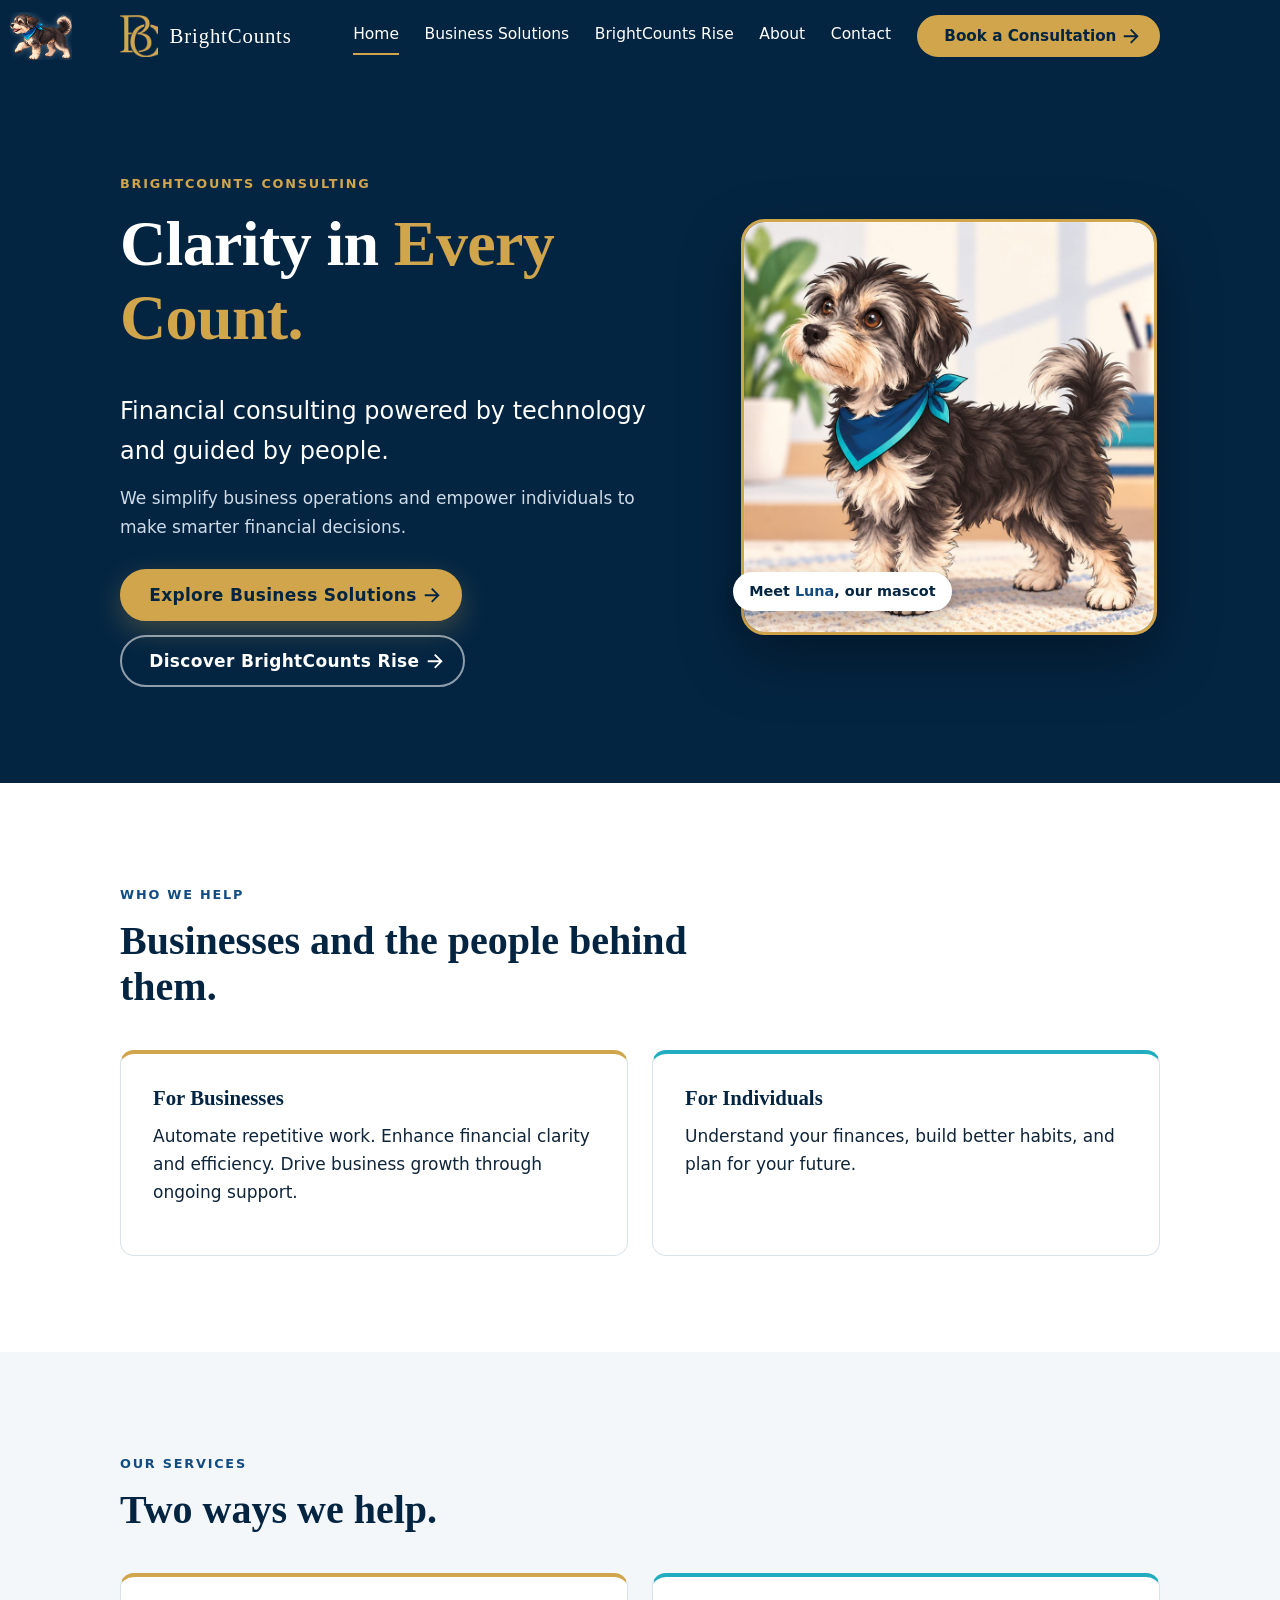
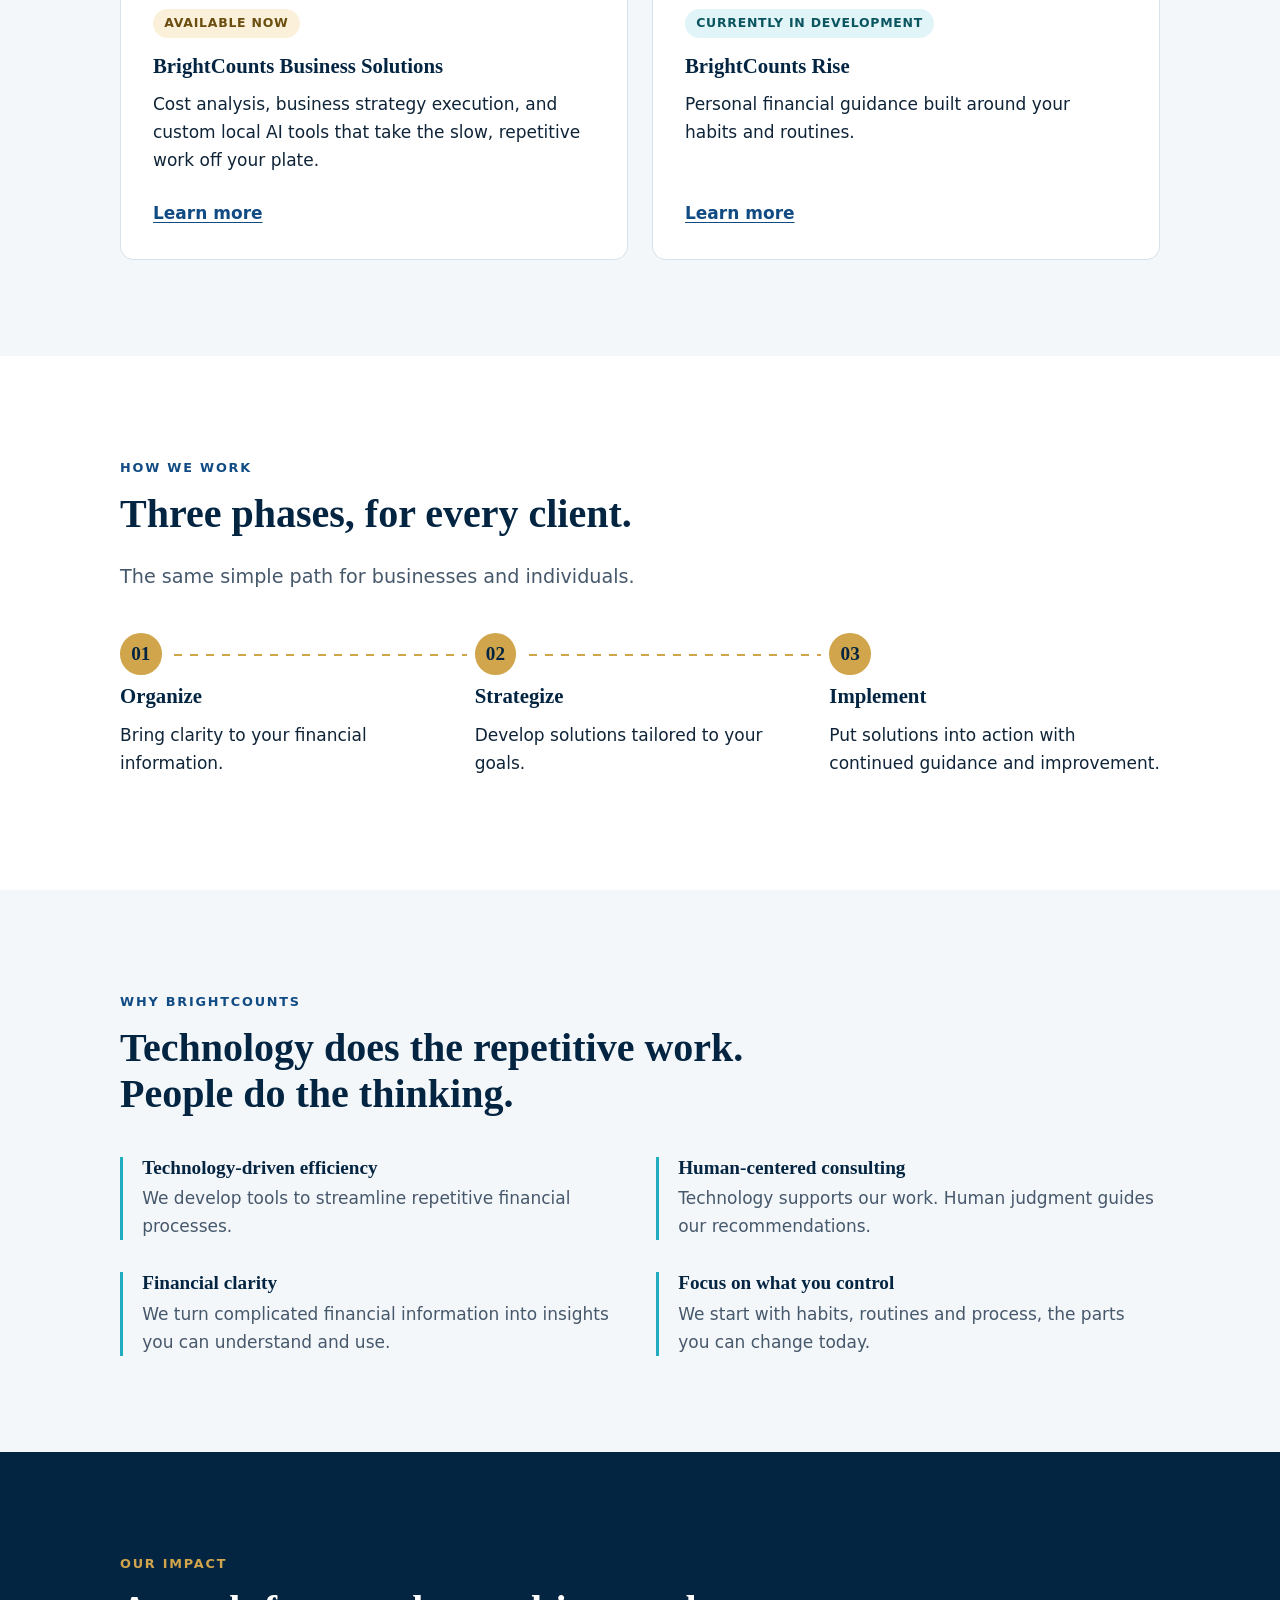
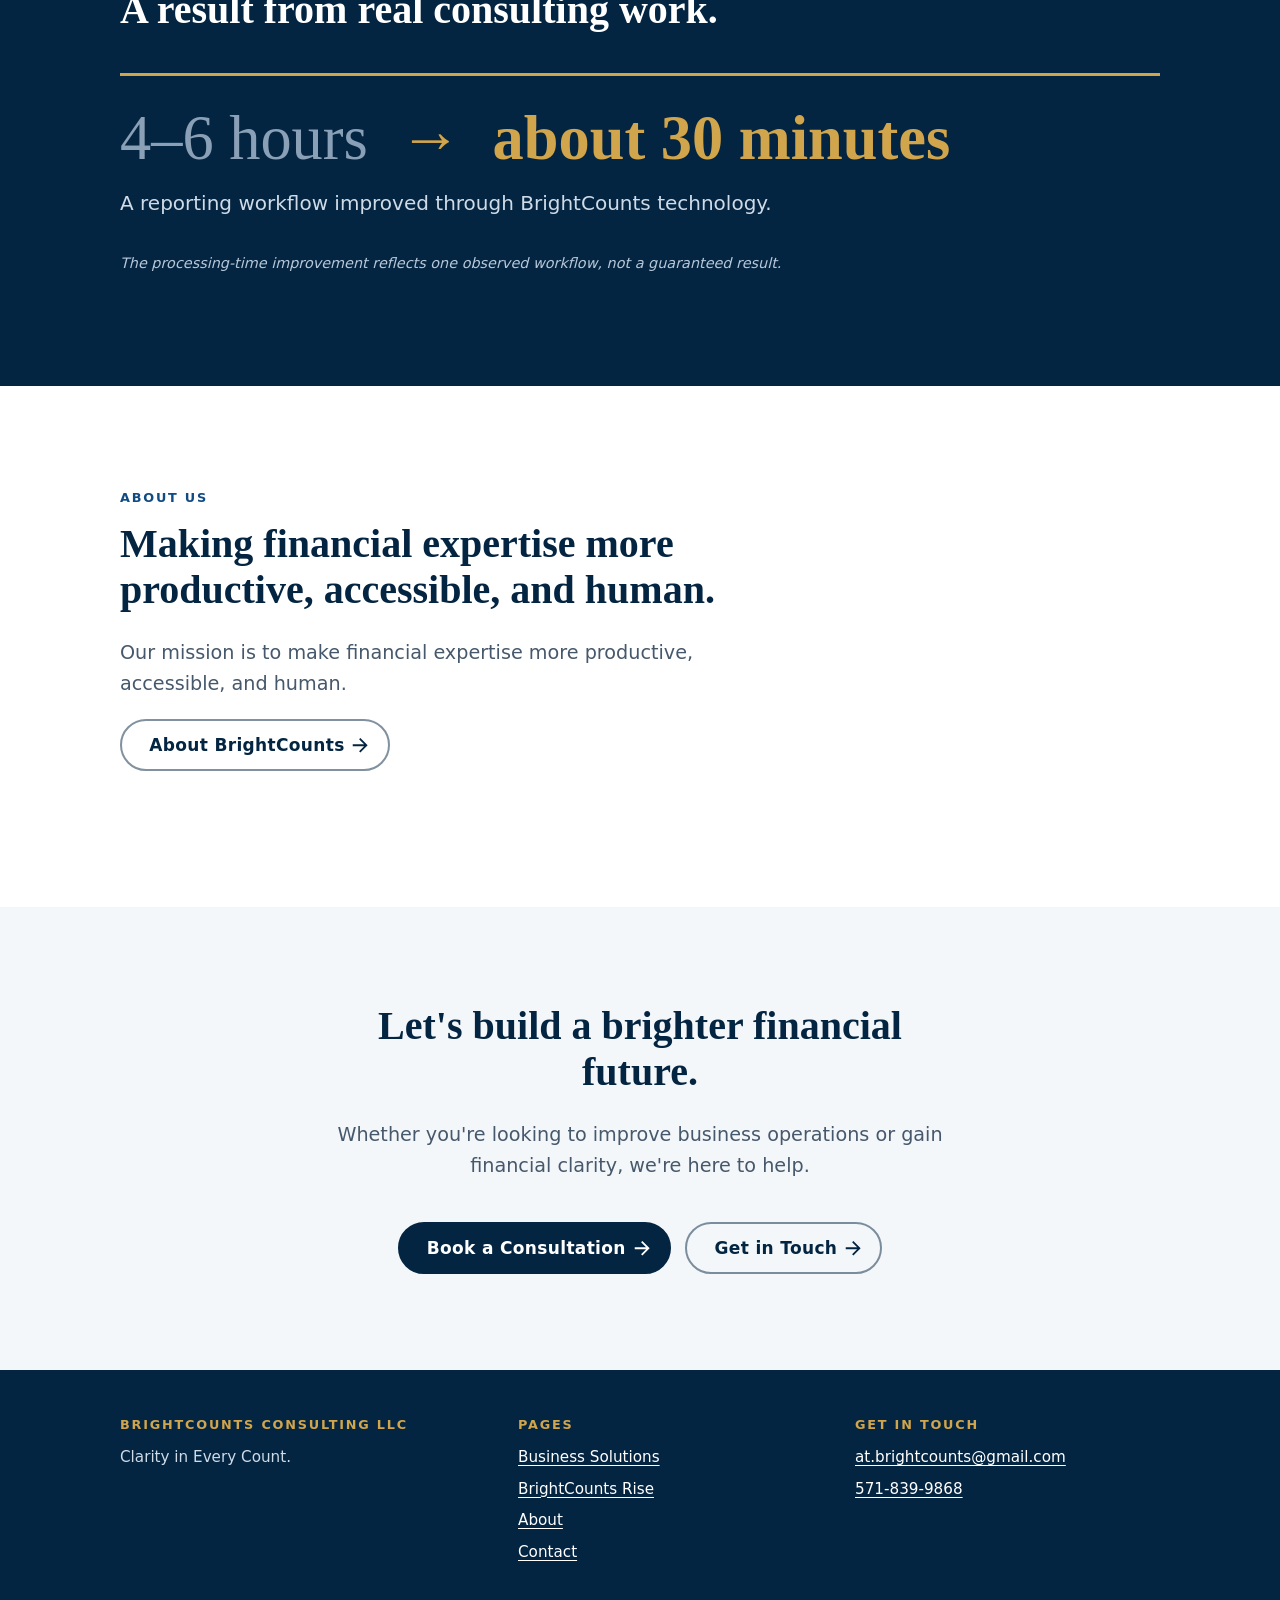
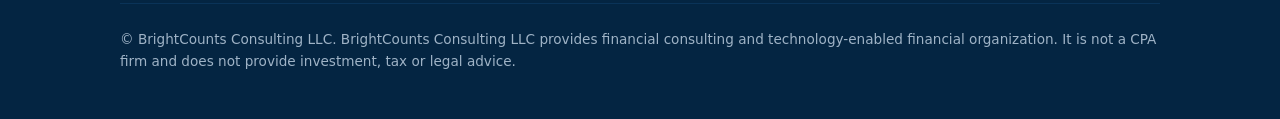
<file: index.html>
<!doctype html>
<html lang="en">
<head>
  <meta charset="utf-8">
  <meta name="viewport" content="width=device-width, initial-scale=1">
  <title>BrightCounts Consulting | Clarity in Every Count</title>
  <meta name="description" content="Financial consulting powered by technology and guided by people. BrightCounts helps businesses simplify financial operations and individuals gain greater control of their financial futures.">
  <meta name="theme-color" content="#042542">
  <link rel="icon" type="image/png" href="assets/favicon.png">
  <link rel="stylesheet" href="css/site.css">
  <script src="js/site.js"></script>
</head>
<body class="page-home">
  <a class="skip-link" href="#main">Skip to content</a>

  <!-- shell:header:start -->
  <header class="site-header">
    <div class="wrap header-inner">
      <a class="brand" href="index.html" aria-label="BrightCounts home">
        <img src="assets/monogram.png" alt="" width="46" height="50">
        <span class="brand-name">BrightCounts</span>
      </a>
      <button class="nav-toggle" type="button" aria-expanded="false" aria-controls="site-nav">Menu</button>
      <nav class="nav" id="site-nav" aria-label="Main">
        <a href="index.html" aria-current="page">Home</a>
        <a href="business-solutions.html">Business Solutions</a>
        <a href="rise.html">BrightCounts Rise</a>
        <a href="about.html">About</a>
        <a href="contact.html">Contact</a>
        <a class="btn btn--gold" href="https://calendar.app.google/nBWheTMo1EHjsUH36" target="_blank" rel="noopener noreferrer"><svg viewBox="0 0 24 24" class="btn-arr btn-arr--in" aria-hidden="true"><path d="M16.1716 10.9999L10.8076 5.63589L12.2218 4.22168L20 11.9999L12.2218 19.778L10.8076 18.3638L16.1716 12.9999H4V10.9999H16.1716Z"></path></svg><span class="btn-text">Book a Consultation</span><span class="btn-circle" aria-hidden="true"></span><svg viewBox="0 0 24 24" class="btn-arr btn-arr--out" aria-hidden="true"><path d="M16.1716 10.9999L10.8076 5.63589L12.2218 4.22168L20 11.9999L12.2218 19.778L10.8076 18.3638L16.1716 12.9999H4V10.9999H16.1716Z"></path></svg></a>
      </nav>
    </div>
    <div class="luna-ribbon" aria-hidden="true"><div class="luna-fill"></div></div>
    <div class="luna" aria-hidden="true"><div class="luna-sprite"></div></div>
  </header>
  <!-- shell:header:end -->

  <main id="main">

    <section class="hero">
      <div class="wrap hero-grid">
        <div>
          <span class="eyebrow">BrightCounts Consulting</span>
          <h1>Clarity in <em>Every Count.</em></h1>
          <p class="sub">Financial consulting powered by technology and guided by people.</p>
          <p>We simplify business operations and empower individuals to make smarter financial decisions.</p>
          <div class="btn-row">
            <a class="btn btn--gold" href="business-solutions.html"><svg viewBox="0 0 24 24" class="btn-arr btn-arr--in" aria-hidden="true"><path d="M16.1716 10.9999L10.8076 5.63589L12.2218 4.22168L20 11.9999L12.2218 19.778L10.8076 18.3638L16.1716 12.9999H4V10.9999H16.1716Z"></path></svg><span class="btn-text">Explore Business Solutions</span><span class="btn-circle" aria-hidden="true"></span><svg viewBox="0 0 24 24" class="btn-arr btn-arr--out" aria-hidden="true"><path d="M16.1716 10.9999L10.8076 5.63589L12.2218 4.22168L20 11.9999L12.2218 19.778L10.8076 18.3638L16.1716 12.9999H4V10.9999H16.1716Z"></path></svg></a>
            <a class="btn btn--outline" href="rise.html"><svg viewBox="0 0 24 24" class="btn-arr btn-arr--in" aria-hidden="true"><path d="M16.1716 10.9999L10.8076 5.63589L12.2218 4.22168L20 11.9999L12.2218 19.778L10.8076 18.3638L16.1716 12.9999H4V10.9999H16.1716Z"></path></svg><span class="btn-text">Discover BrightCounts Rise</span><span class="btn-circle" aria-hidden="true"></span><svg viewBox="0 0 24 24" class="btn-arr btn-arr--out" aria-hidden="true"><path d="M16.1716 10.9999L10.8076 5.63589L12.2218 4.22168L20 11.9999L12.2218 19.778L10.8076 18.3638L16.1716 12.9999H4V10.9999H16.1716Z"></path></svg></a>
          </div>
        </div>
        <figure class="hero-art">
          <img src="assets/luna.jpg" width="900" height="900" alt="Luna, the BrightCounts mascot, a scruffy dog wearing a blue bandana">
          <figcaption>Meet <span>Luna</span>, our mascot</figcaption>
        </figure>
      </div>
    </section>

    <section class="section">
      <div class="wrap">
        <div class="section-head reveal">
          <span class="eyebrow">Who we help</span>
          <h2>Businesses and the people behind them.</h2>
        </div>
        <div class="grid-2">
          <div class="card card--accent reveal">
            <h3>For Businesses</h3>
            <p>Automate repetitive work. Enhance financial clarity and efficiency. Drive business growth through ongoing support.</p>
          </div>
          <div class="card card--rise reveal">
            <h3>For Individuals</h3>
            <p>Understand your finances, build better habits, and plan for your future.</p>
          </div>
        </div>
      </div>
    </section>

    <section class="section section--mist">
      <div class="wrap">
        <div class="section-head reveal">
          <span class="eyebrow">Our services</span>
          <h2>Two ways we help.</h2>
        </div>
        <div class="grid-2">
          <article class="card card--accent reveal">
            <span class="tag tag--live">Available now</span>
            <h3>BrightCounts Business Solutions</h3>
            <p>Cost analysis, business strategy execution, and custom local AI tools that take the slow, repetitive work off your plate.</p>
            <a class="more" href="business-solutions.html">Learn more</a>
          </article>
          <article class="card card--rise reveal">
            <span class="tag tag--dev">Currently in development</span>
            <h3>BrightCounts Rise</h3>
            <p>Personal financial guidance built around your habits and routines.</p>
            <a class="more" href="rise.html">Learn more</a>
          </article>
        </div>
      </div>
    </section>

    <section class="section">
      <div class="wrap">
        <div class="section-head reveal">
          <span class="eyebrow">How we work</span>
          <h2>Three phases, for every client.</h2>
          <p class="lede">The same simple path for businesses and individuals.</p>
        </div>
        <div class="grid-3">
          <div class="phase reveal">
            <span class="phase-num" aria-hidden="true">01</span>
            <h3>Organize</h3>
            <p>Bring clarity to your financial information.</p>
          </div>
          <div class="phase reveal">
            <span class="phase-num" aria-hidden="true">02</span>
            <h3>Strategize</h3>
            <p>Develop solutions tailored to your goals.</p>
          </div>
          <div class="phase reveal">
            <span class="phase-num" aria-hidden="true">03</span>
            <h3>Implement</h3>
            <p>Put solutions into action with continued guidance and improvement.</p>
          </div>
        </div>
      </div>
    </section>

    <section class="section section--mist">
      <div class="wrap">
        <div class="section-head reveal">
          <span class="eyebrow">Why BrightCounts</span>
          <h2>Technology does the repetitive work. People do the thinking.</h2>
        </div>
        <div class="why-grid">
          <div class="why-item reveal">
            <h3>Technology-driven efficiency</h3>
            <p>We develop tools to streamline repetitive financial processes.</p>
          </div>
          <div class="why-item reveal">
            <h3>Human-centered consulting</h3>
            <p>Technology supports our work. Human judgment guides our recommendations.</p>
          </div>
          <div class="why-item reveal">
            <h3>Financial clarity</h3>
            <p>We turn complicated financial information into insights you can understand and use.</p>
          </div>
          <div class="why-item reveal">
            <h3>Focus on what you control</h3>
            <p>We start with habits, routines and process, the parts you can change today.</p>
          </div>
        </div>
      </div>
    </section>

    <section class="section section--navy">
      <div class="wrap">
        <div class="section-head reveal">
          <span class="eyebrow">Our impact</span>
          <h2>A result from real consulting work.</h2>
        </div>
        <div>
          <div class="stat reveal">
            <div class="stat-value">
              <span class="stat-from">4&ndash;6 hours</span>
              <span class="stat-arrow">&rarr;</span>
              <span class="stat-to">about 30 minutes</span>
            </div>
            <p>A reporting workflow improved through BrightCounts technology.</p>
          </div>
        </div>
        <p class="fine">The processing-time improvement reflects one observed workflow, not a guaranteed result.</p>
      </div>
    </section>

    <section class="section">
      <div class="wrap">
        <div class="section-head reveal">
          <span class="eyebrow">About us</span>
          <h2>Making financial expertise more productive, accessible, and human.</h2>
          <p class="lede">Our mission is to make financial expertise more productive, accessible, and human.</p>
          <a class="btn btn--ghost" href="about.html"><svg viewBox="0 0 24 24" class="btn-arr btn-arr--in" aria-hidden="true"><path d="M16.1716 10.9999L10.8076 5.63589L12.2218 4.22168L20 11.9999L12.2218 19.778L10.8076 18.3638L16.1716 12.9999H4V10.9999H16.1716Z"></path></svg><span class="btn-text">About BrightCounts</span><span class="btn-circle" aria-hidden="true"></span><svg viewBox="0 0 24 24" class="btn-arr btn-arr--out" aria-hidden="true"><path d="M16.1716 10.9999L10.8076 5.63589L12.2218 4.22168L20 11.9999L12.2218 19.778L10.8076 18.3638L16.1716 12.9999H4V10.9999H16.1716Z"></path></svg></a>
        </div>
      </div>
    </section>

    <section class="section section--mist cta">
      <div class="wrap">
        <div class="section-head reveal">
          <h2>Let's build a brighter financial future.</h2>
          <p class="lede">Whether you're looking to improve business operations or gain financial clarity, we're here to help.</p>
        </div>
        <div class="btn-row reveal">
          <a class="btn btn--navy" href="https://calendar.app.google/nBWheTMo1EHjsUH36" target="_blank" rel="noopener noreferrer"><svg viewBox="0 0 24 24" class="btn-arr btn-arr--in" aria-hidden="true"><path d="M16.1716 10.9999L10.8076 5.63589L12.2218 4.22168L20 11.9999L12.2218 19.778L10.8076 18.3638L16.1716 12.9999H4V10.9999H16.1716Z"></path></svg><span class="btn-text">Book a Consultation</span><span class="btn-circle" aria-hidden="true"></span><svg viewBox="0 0 24 24" class="btn-arr btn-arr--out" aria-hidden="true"><path d="M16.1716 10.9999L10.8076 5.63589L12.2218 4.22168L20 11.9999L12.2218 19.778L10.8076 18.3638L16.1716 12.9999H4V10.9999H16.1716Z"></path></svg></a>
          <a class="btn btn--ghost" href="contact.html"><svg viewBox="0 0 24 24" class="btn-arr btn-arr--in" aria-hidden="true"><path d="M16.1716 10.9999L10.8076 5.63589L12.2218 4.22168L20 11.9999L12.2218 19.778L10.8076 18.3638L16.1716 12.9999H4V10.9999H16.1716Z"></path></svg><span class="btn-text">Get in Touch</span><span class="btn-circle" aria-hidden="true"></span><svg viewBox="0 0 24 24" class="btn-arr btn-arr--out" aria-hidden="true"><path d="M16.1716 10.9999L10.8076 5.63589L12.2218 4.22168L20 11.9999L12.2218 19.778L10.8076 18.3638L16.1716 12.9999H4V10.9999H16.1716Z"></path></svg></a>
        </div>
      </div>
    </section>

  </main>

  <!-- shell:footer:start -->
  <footer class="site-footer">
    <div class="wrap">
      <div class="footer-grid">
        <div>
          <h2>BrightCounts Consulting LLC</h2>
          <p>Clarity in Every Count.</p>
        </div>
        <div>
          <h2>Pages</h2>
          <ul>
            <li><a href="business-solutions.html">Business Solutions</a></li>
            <li><a href="rise.html">BrightCounts Rise</a></li>
            <li><a href="about.html">About</a></li>
            <li><a href="contact.html">Contact</a></li>
          </ul>
        </div>
        <div>
          <h2>Get in touch</h2>
          <ul>
            <li><a href="mailto:at.brightcounts@gmail.com">at.brightcounts@gmail.com</a></li>
            <li><a href="tel:+15718399868">571-839-9868</a></li>
          </ul>
        </div>
      </div>
      <p class="legal">&copy; BrightCounts Consulting LLC. BrightCounts Consulting LLC provides financial consulting and technology-enabled financial organization. It is not a CPA firm and does not provide investment, tax or legal advice.</p>
    </div>
  </footer>
  <!-- shell:footer:end -->

  <script src="js/luna-math.js"></script>
  <script src="js/luna.js"></script>
</body>
</html>
</file>
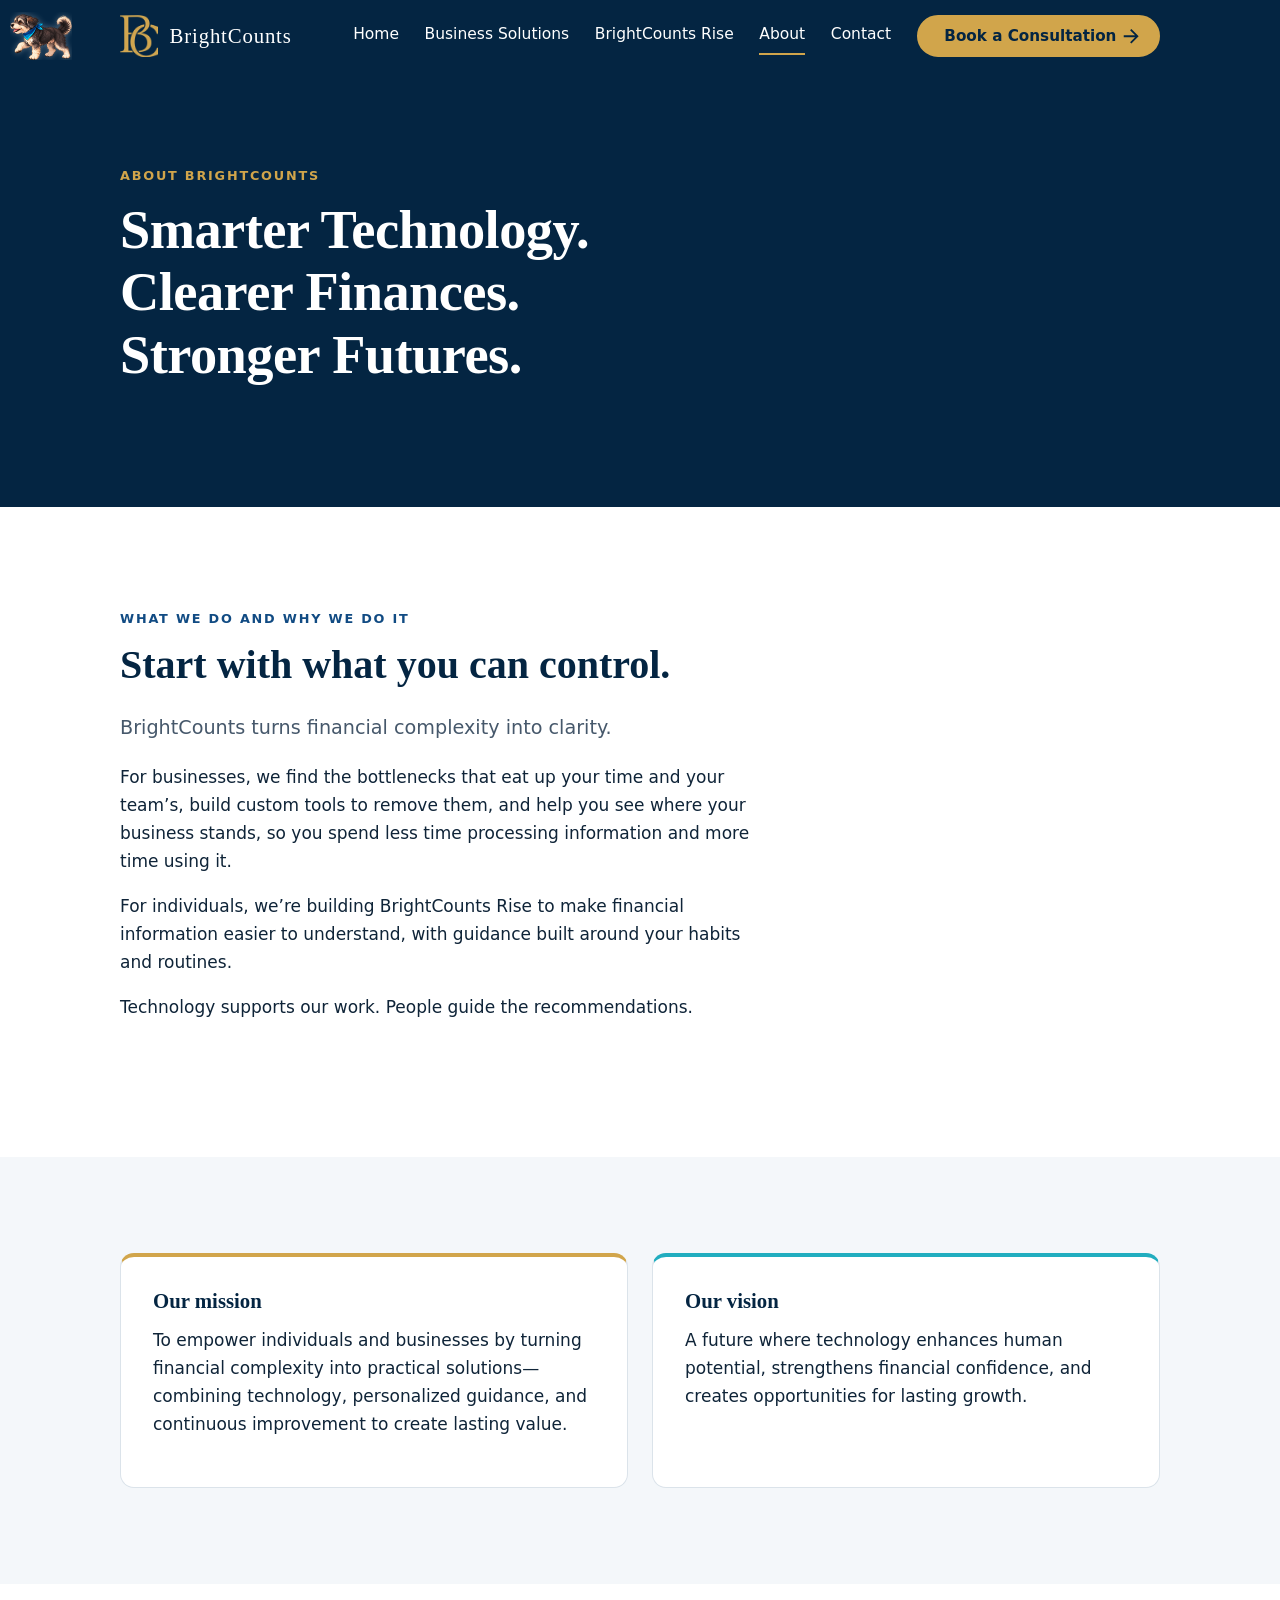
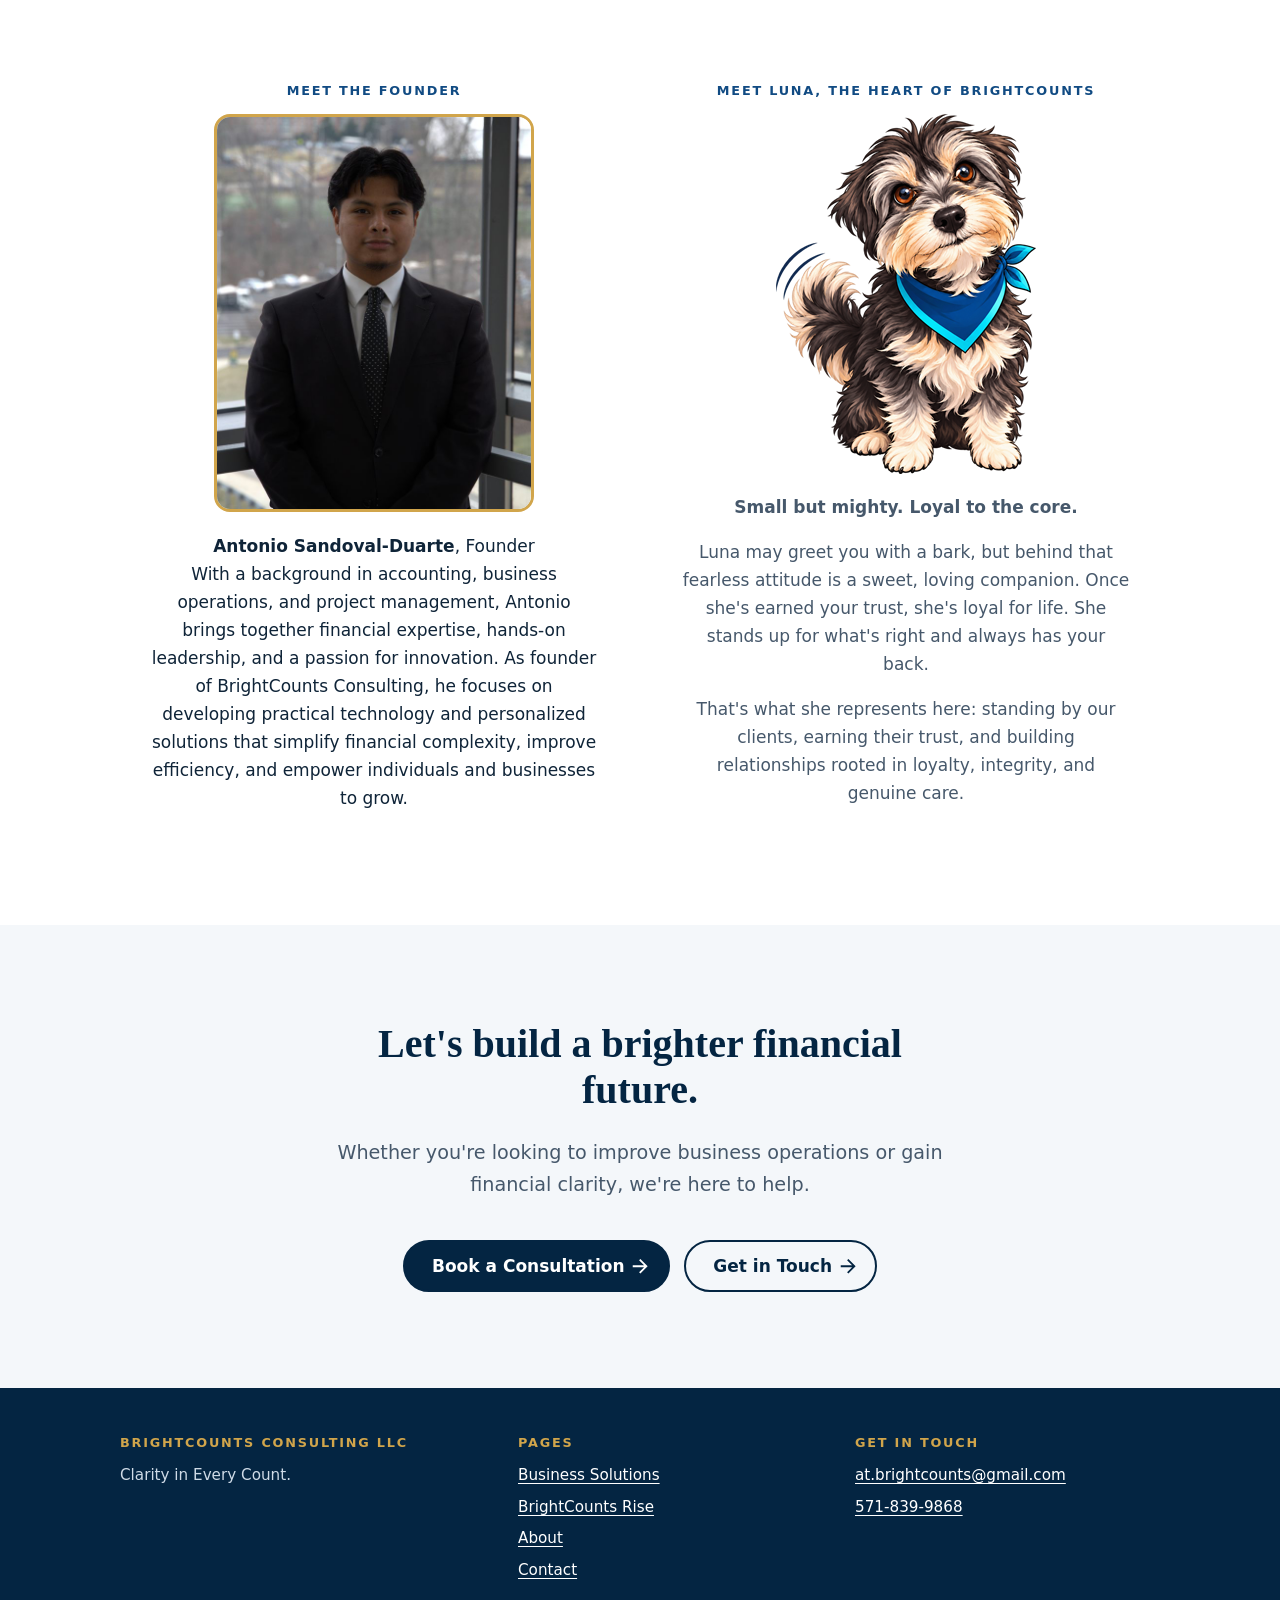
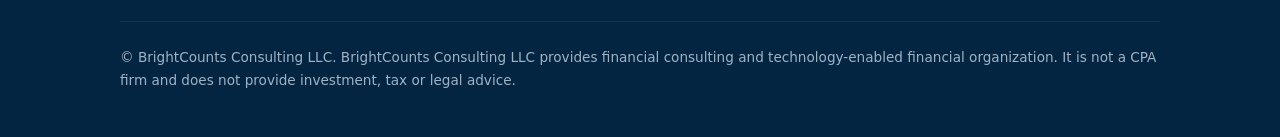
<file: about.html>
<!doctype html>
<html lang="en">
<head>
  <meta charset="utf-8">
  <meta name="viewport" content="width=device-width, initial-scale=1">
  <title>About | BrightCounts Consulting</title>
  <meta name="description" content="Smarter technology. Clearer finances. Stronger futures. Meet the founder of BrightCounts and Luna, the heart of our company.">
  <meta name="theme-color" content="#042542">
  <link rel="icon" type="image/png" href="assets/favicon.png">
  <link rel="stylesheet" href="css/site.css">
  <script src="js/site.js"></script>
</head>
<body>
  <a class="skip-link" href="#main">Skip to content</a>

  <!-- shell:header:start -->
  <header class="site-header">
    <div class="wrap header-inner">
      <a class="brand" href="index.html" aria-label="BrightCounts home">
        <img src="assets/monogram.png" alt="" width="46" height="50">
        <span class="brand-name">BrightCounts</span>
      </a>
      <button class="nav-toggle" type="button" aria-expanded="false" aria-controls="site-nav">Menu</button>
      <nav class="nav" id="site-nav" aria-label="Main">
        <a href="index.html">Home</a>
        <a href="business-solutions.html">Business Solutions</a>
        <a href="rise.html">BrightCounts Rise</a>
        <a href="about.html" aria-current="page">About</a>
        <a href="contact.html">Contact</a>
        <a class="btn btn--gold" href="https://calendar.app.google/nBWheTMo1EHjsUH36" target="_blank" rel="noopener noreferrer"><svg viewBox="0 0 24 24" class="btn-arr btn-arr--in" aria-hidden="true"><path d="M16.1716 10.9999L10.8076 5.63589L12.2218 4.22168L20 11.9999L12.2218 19.778L10.8076 18.3638L16.1716 12.9999H4V10.9999H16.1716Z"></path></svg><span class="btn-text">Book a Consultation</span><span class="btn-circle" aria-hidden="true"></span><svg viewBox="0 0 24 24" class="btn-arr btn-arr--out" aria-hidden="true"><path d="M16.1716 10.9999L10.8076 5.63589L12.2218 4.22168L20 11.9999L12.2218 19.778L10.8076 18.3638L16.1716 12.9999H4V10.9999H16.1716Z"></path></svg></a>
      </nav>
    </div>
    <div class="luna-ribbon" aria-hidden="true"><div class="luna-fill"></div></div>
    <div class="luna" aria-hidden="true"><div class="luna-sprite"></div></div>
  </header>
  <!-- shell:header:end -->

  <main id="main">

    <section class="hero hero--page">
      <div class="wrap">
        <span class="eyebrow">About BrightCounts</span>
        <h1>Smarter Technology. Clearer Finances. Stronger Futures.</h1>
      </div>
    </section>

    <section class="section">
      <div class="wrap">
        <div class="section-head reveal">
          <span class="eyebrow">What we do and why we do it</span>
          <h2>Start with what you can control.</h2>
          <p class="lede">BrightCounts turns financial complexity into clarity.</p>
          <p>For businesses, we find the bottlenecks that eat up your time and your team’s, build custom tools to remove them, and help you see where your business stands, so you spend less time processing information and more time using it.</p>
          <p>For individuals, we’re building BrightCounts Rise to make financial information easier to understand, with guidance built around your habits and routines.</p>
          <p>Technology supports our work. People guide the recommendations.</p>
        </div>
      </div>
    </section>

    <section class="section section--mist">
      <div class="wrap">
        <div class="grid-2">
          <div class="card card--accent reveal">
            <h3>Our mission</h3>
            <p>To empower individuals and businesses by turning financial complexity into practical solutions—combining technology, personalized guidance, and continuous improvement to create lasting value.</p>
          </div>
          <div class="card card--rise reveal">
            <h3>Our vision</h3>
            <p>A future where technology enhances human potential, strengthens financial confidence, and creates opportunities for lasting growth.</p>
          </div>
        </div>
      </div>
    </section>

    <section class="section">
      <div class="wrap">
        <div class="grid-2 people">
          <figure class="person person--owner reveal">
            <span class="eyebrow">Meet the founder</span>
            <img src="assets/owner-headshot.jpg" width="320" height="400" alt="Antonio Sandoval-Duarte, founder of BrightCounts, in a dark suit and patterned tie" loading="lazy">
            <figcaption><strong>Antonio Sandoval-Duarte</strong>, Founder
              <p>With a background in accounting, business operations, and project management, Antonio brings together financial expertise, hands-on leadership, and a passion for innovation. As founder of BrightCounts Consulting, he focuses on developing practical technology and personalized solutions that simplify financial complexity, improve efficiency, and empower individuals and businesses to grow.</p>
            </figcaption>
          </figure>
          <figure class="person reveal">
            <span class="eyebrow">Meet Luna, the heart of BrightCounts</span>
            <img src="assets/luna-about.png" width="260" height="360" alt="Luna, the BrightCounts mascot, sitting and looking up with her tail wagging" loading="lazy">
            <figcaption>
              <p><strong>Small but mighty. Loyal to the core.</strong></p>
              <p>Luna may greet you with a bark, but behind that fearless attitude is a sweet, loving companion. Once she's earned your trust, she's loyal for life. She stands up for what's right and always has your back.</p>
              <p>That's what she represents here: standing by our clients, earning their trust, and building relationships rooted in loyalty, integrity, and genuine care.</p>
            </figcaption>
          </figure>
        </div>
      </div>
    </section>

    <section class="section section--mist cta">
      <div class="wrap">
        <div class="section-head reveal">
          <h2>Let's build a brighter financial future.</h2>
          <p class="lede">Whether you're looking to improve business operations or gain financial clarity, we're here to help.</p>
        </div>
        <div class="btn-row reveal">
          <a class="btn btn--navy" href="https://calendar.app.google/nBWheTMo1EHjsUH36" target="_blank" rel="noopener noreferrer"><svg viewBox="0 0 24 24" class="btn-arr btn-arr--in" aria-hidden="true"><path d="M16.1716 10.9999L10.8076 5.63589L12.2218 4.22168L20 11.9999L12.2218 19.778L10.8076 18.3638L16.1716 12.9999H4V10.9999H16.1716Z"></path></svg><span class="btn-text">Book a Consultation</span><span class="btn-circle" aria-hidden="true"></span><svg viewBox="0 0 24 24" class="btn-arr btn-arr--out" aria-hidden="true"><path d="M16.1716 10.9999L10.8076 5.63589L12.2218 4.22168L20 11.9999L12.2218 19.778L10.8076 18.3638L16.1716 12.9999H4V10.9999H16.1716Z"></path></svg></a>
          <a class="btn btn--ghost" href="contact.html"><svg viewBox="0 0 24 24" class="btn-arr btn-arr--in" aria-hidden="true"><path d="M16.1716 10.9999L10.8076 5.63589L12.2218 4.22168L20 11.9999L12.2218 19.778L10.8076 18.3638L16.1716 12.9999H4V10.9999H16.1716Z"></path></svg><span class="btn-text">Get in Touch</span><span class="btn-circle" aria-hidden="true"></span><svg viewBox="0 0 24 24" class="btn-arr btn-arr--out" aria-hidden="true"><path d="M16.1716 10.9999L10.8076 5.63589L12.2218 4.22168L20 11.9999L12.2218 19.778L10.8076 18.3638L16.1716 12.9999H4V10.9999H16.1716Z"></path></svg></a>
        </div>
      </div>
    </section>

  </main>

  <!-- shell:footer:start -->
  <footer class="site-footer">
    <div class="wrap">
      <div class="footer-grid">
        <div>
          <h2>BrightCounts Consulting LLC</h2>
          <p>Clarity in Every Count.</p>
        </div>
        <div>
          <h2>Pages</h2>
          <ul>
            <li><a href="business-solutions.html">Business Solutions</a></li>
            <li><a href="rise.html">BrightCounts Rise</a></li>
            <li><a href="about.html">About</a></li>
            <li><a href="contact.html">Contact</a></li>
          </ul>
        </div>
        <div>
          <h2>Get in touch</h2>
          <ul>
            <li><a href="mailto:at.brightcounts@gmail.com">at.brightcounts@gmail.com</a></li>
            <li><a href="tel:+15718399868">571-839-9868</a></li>
          </ul>
        </div>
      </div>
      <p class="legal">&copy; BrightCounts Consulting LLC. BrightCounts Consulting LLC provides financial consulting and technology-enabled financial organization. It is not a CPA firm and does not provide investment, tax or legal advice.</p>
    </div>
  </footer>
  <!-- shell:footer:end -->

  <script src="js/luna-math.js"></script>
  <script src="js/luna.js"></script>
</body>
</html>
</file>
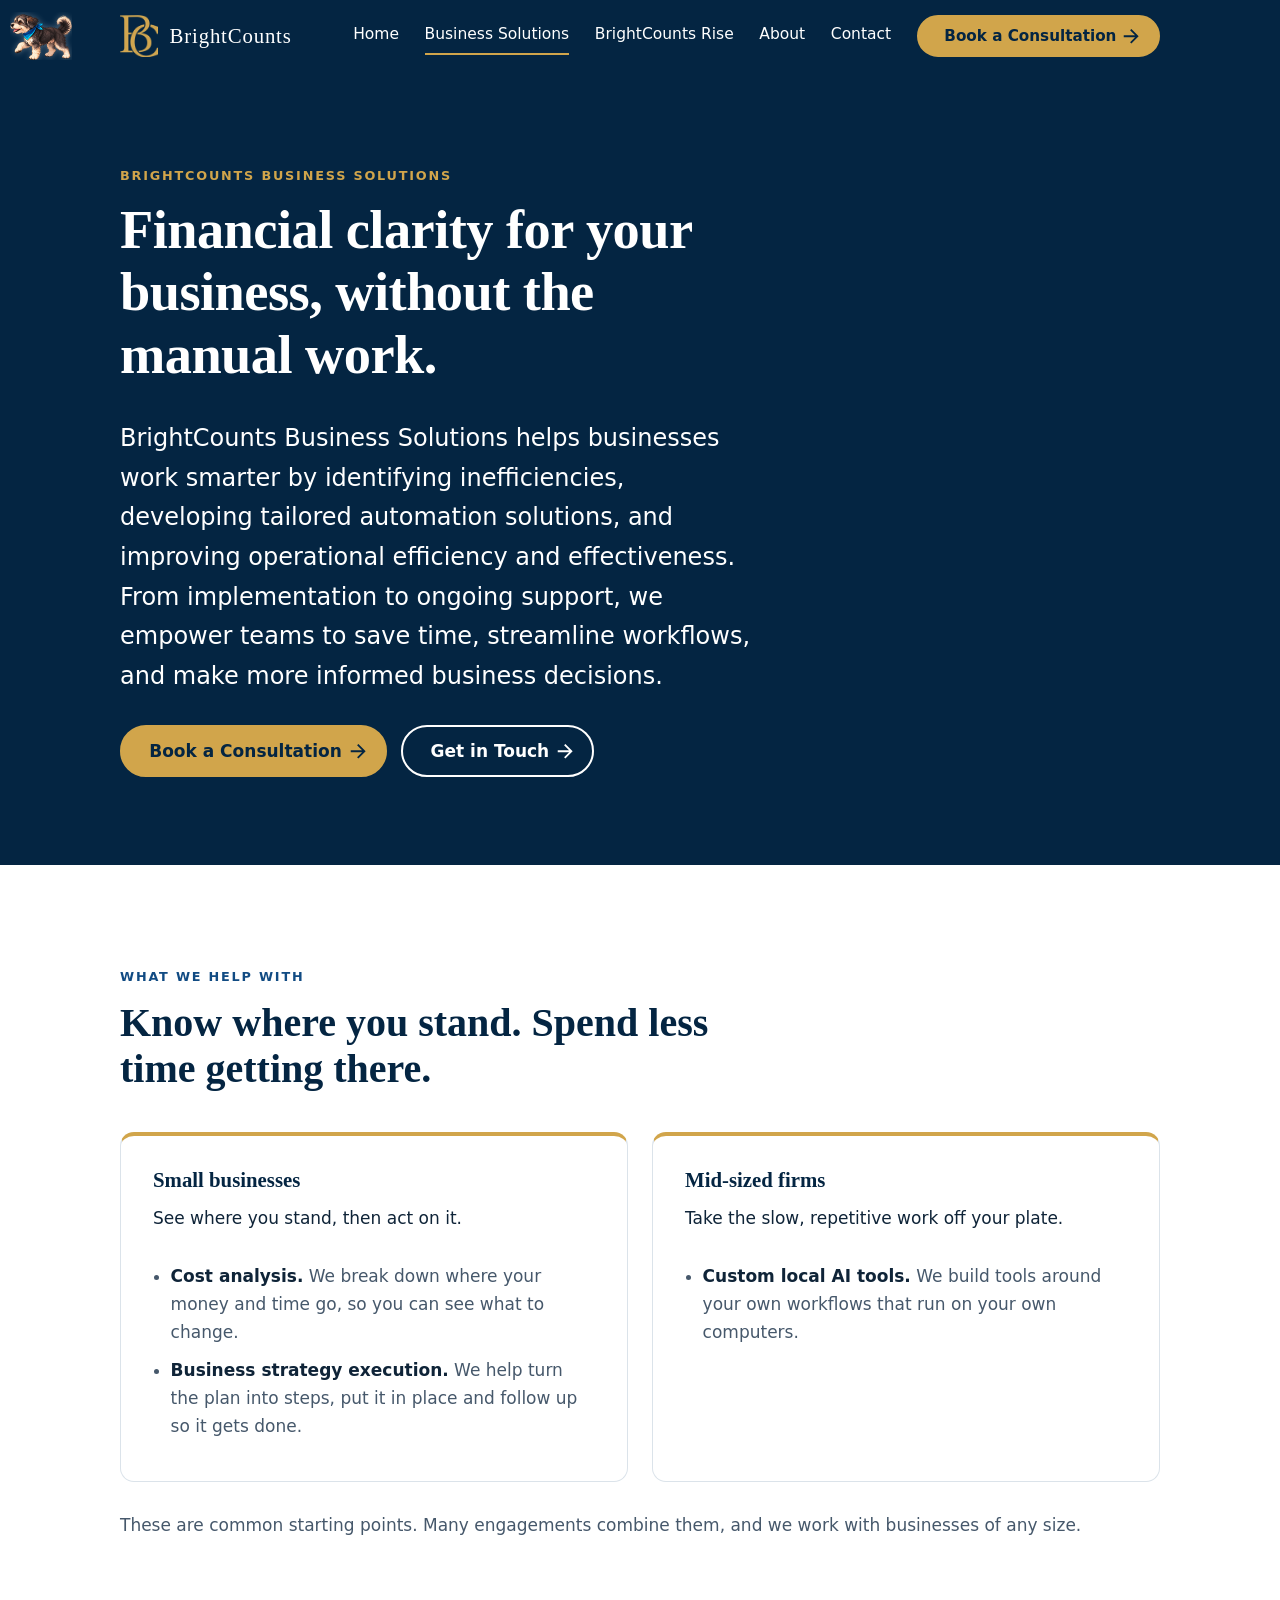
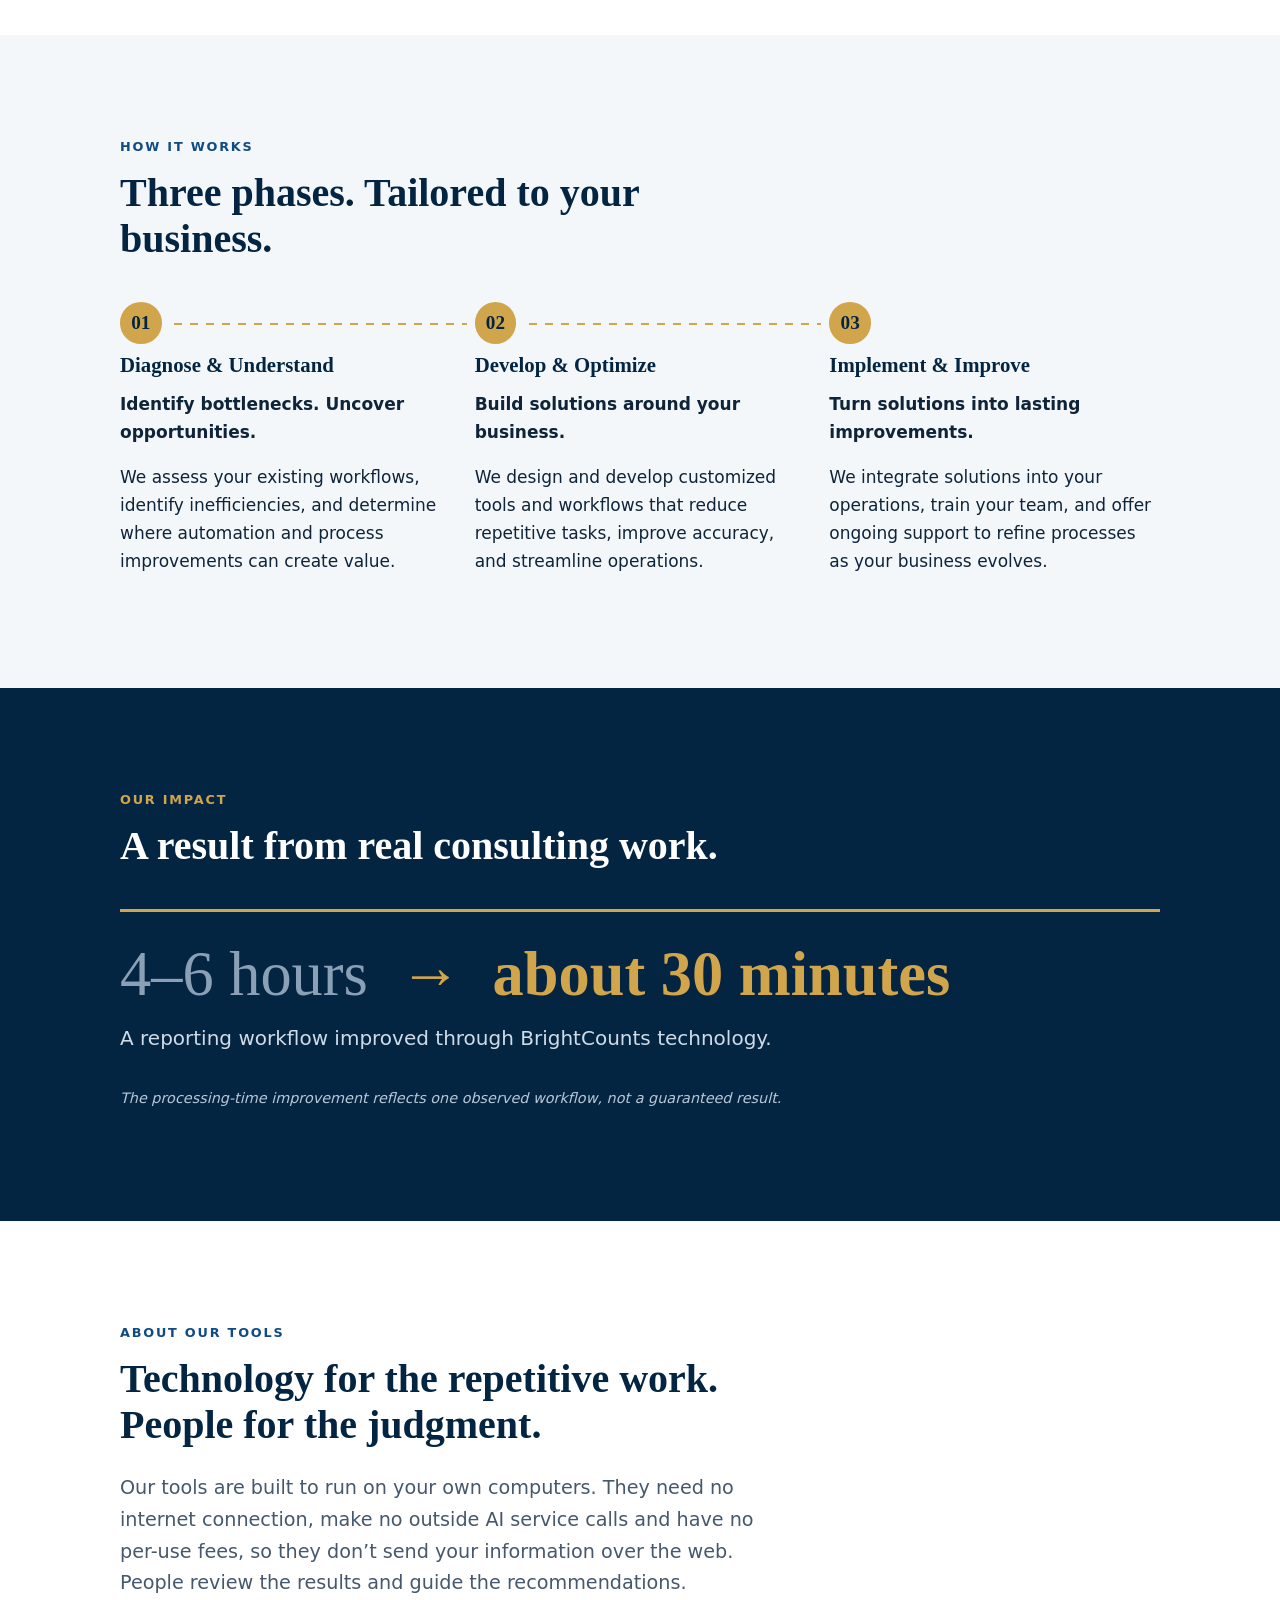
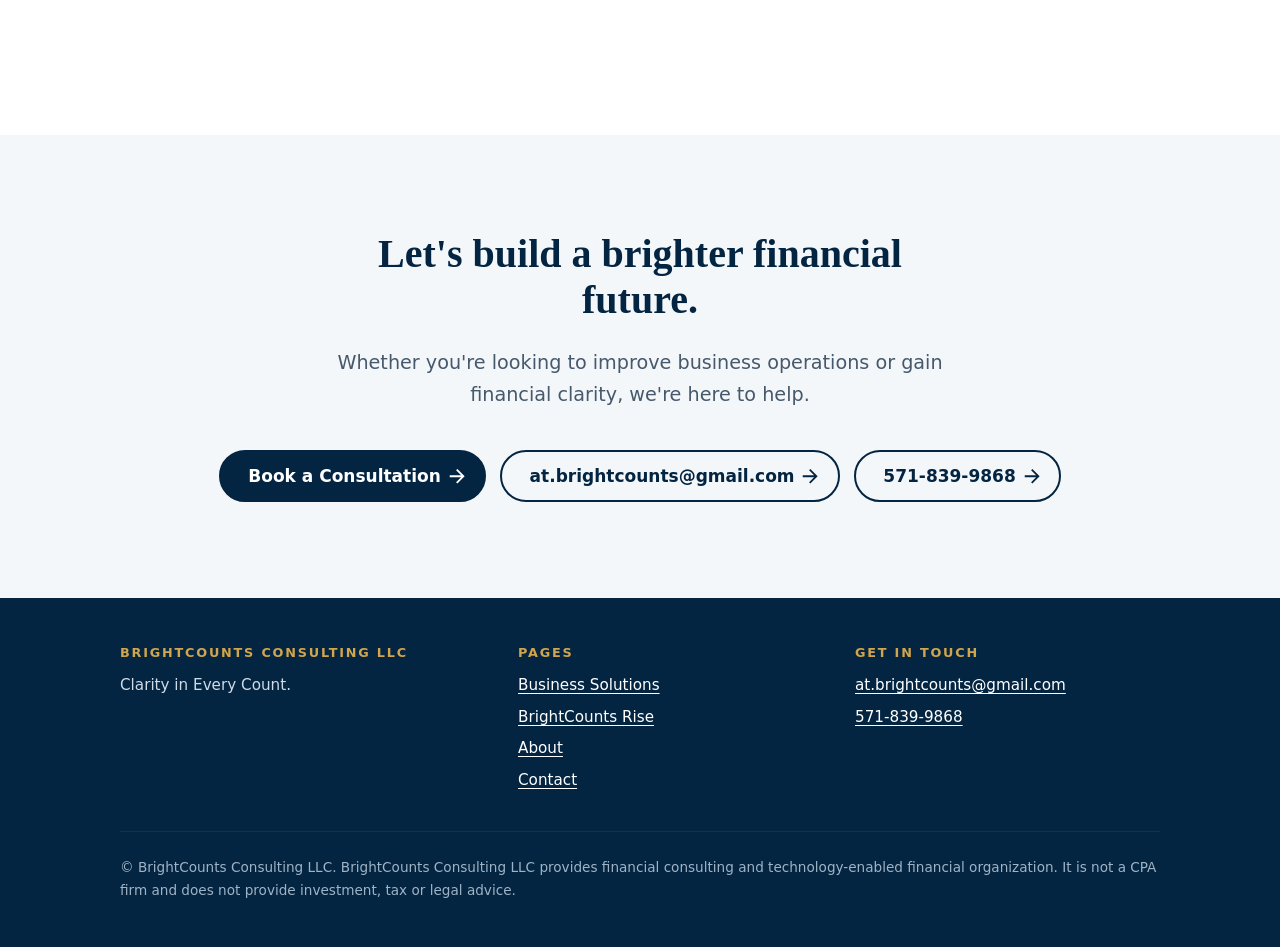
<file: business-solutions.html>
<!doctype html>
<html lang="en">
<head>
  <meta charset="utf-8">
  <meta name="viewport" content="width=device-width, initial-scale=1">
  <title>Business Solutions | BrightCounts Consulting</title>
  <meta name="description" content="Financial consulting for businesses of any size: cost analysis, business strategy execution, and custom local AI tools that take the slow, repetitive work off your plate.">
  <meta name="theme-color" content="#042542">
  <link rel="icon" type="image/png" href="assets/favicon.png">
  <link rel="stylesheet" href="css/site.css">
  <script src="js/site.js"></script>
</head>
<body>
  <a class="skip-link" href="#main">Skip to content</a>

  <!-- shell:header:start -->
  <header class="site-header">
    <div class="wrap header-inner">
      <a class="brand" href="index.html" aria-label="BrightCounts home">
        <img src="assets/monogram.png" alt="" width="46" height="50">
        <span class="brand-name">BrightCounts</span>
      </a>
      <button class="nav-toggle" type="button" aria-expanded="false" aria-controls="site-nav">Menu</button>
      <nav class="nav" id="site-nav" aria-label="Main">
        <a href="index.html">Home</a>
        <a href="business-solutions.html" aria-current="page">Business Solutions</a>
        <a href="rise.html">BrightCounts Rise</a>
        <a href="about.html">About</a>
        <a href="contact.html">Contact</a>
        <a class="btn btn--gold" href="https://calendar.app.google/nBWheTMo1EHjsUH36" target="_blank" rel="noopener noreferrer"><svg viewBox="0 0 24 24" class="btn-arr btn-arr--in" aria-hidden="true"><path d="M16.1716 10.9999L10.8076 5.63589L12.2218 4.22168L20 11.9999L12.2218 19.778L10.8076 18.3638L16.1716 12.9999H4V10.9999H16.1716Z"></path></svg><span class="btn-text">Book a Consultation</span><span class="btn-circle" aria-hidden="true"></span><svg viewBox="0 0 24 24" class="btn-arr btn-arr--out" aria-hidden="true"><path d="M16.1716 10.9999L10.8076 5.63589L12.2218 4.22168L20 11.9999L12.2218 19.778L10.8076 18.3638L16.1716 12.9999H4V10.9999H16.1716Z"></path></svg></a>
      </nav>
    </div>
    <div class="luna-ribbon" aria-hidden="true"><div class="luna-fill"></div></div>
    <div class="luna" aria-hidden="true"><div class="luna-sprite"></div></div>
  </header>
  <!-- shell:header:end -->

  <main id="main">

    <section class="hero hero--page">
      <div class="wrap">
        <span class="eyebrow">BrightCounts Business Solutions</span>
        <h1>Financial clarity for your business, without the manual work.</h1>
        <p class="sub">BrightCounts Business Solutions helps businesses work smarter by identifying inefficiencies, developing tailored automation solutions, and improving operational efficiency and effectiveness. From implementation to ongoing support, we empower teams to save time, streamline workflows, and make more informed business decisions.</p>
        <div class="btn-row">
          <a class="btn btn--gold" href="https://calendar.app.google/nBWheTMo1EHjsUH36" target="_blank" rel="noopener noreferrer"><svg viewBox="0 0 24 24" class="btn-arr btn-arr--in" aria-hidden="true"><path d="M16.1716 10.9999L10.8076 5.63589L12.2218 4.22168L20 11.9999L12.2218 19.778L10.8076 18.3638L16.1716 12.9999H4V10.9999H16.1716Z"></path></svg><span class="btn-text">Book a Consultation</span><span class="btn-circle" aria-hidden="true"></span><svg viewBox="0 0 24 24" class="btn-arr btn-arr--out" aria-hidden="true"><path d="M16.1716 10.9999L10.8076 5.63589L12.2218 4.22168L20 11.9999L12.2218 19.778L10.8076 18.3638L16.1716 12.9999H4V10.9999H16.1716Z"></path></svg></a>
          <a class="btn btn--outline" href="contact.html"><svg viewBox="0 0 24 24" class="btn-arr btn-arr--in" aria-hidden="true"><path d="M16.1716 10.9999L10.8076 5.63589L12.2218 4.22168L20 11.9999L12.2218 19.778L10.8076 18.3638L16.1716 12.9999H4V10.9999H16.1716Z"></path></svg><span class="btn-text">Get in Touch</span><span class="btn-circle" aria-hidden="true"></span><svg viewBox="0 0 24 24" class="btn-arr btn-arr--out" aria-hidden="true"><path d="M16.1716 10.9999L10.8076 5.63589L12.2218 4.22168L20 11.9999L12.2218 19.778L10.8076 18.3638L16.1716 12.9999H4V10.9999H16.1716Z"></path></svg></a>
        </div>
      </div>
    </section>

    <section class="section">
      <div class="wrap">
        <div class="section-head reveal">
          <span class="eyebrow">What we help with</span>
          <h2>Know where you stand. Spend less time getting there.</h2>
        </div>
        <div class="grid-2">
          <div class="card card--accent reveal">
            <h3>Small businesses</h3>
            <p>See where you stand, then act on it.</p>
            <ul class="card-list">
              <li><strong>Cost analysis.</strong> We break down where your money and time go, so you can see what to change.</li>
              <li><strong>Business strategy execution.</strong> We help turn the plan into steps, put it in place and follow up so it gets done.</li>
            </ul>
          </div>
          <div class="card card--accent reveal">
            <h3>Mid-sized firms</h3>
            <p>Take the slow, repetitive work off your plate.</p>
            <ul class="card-list">
              <li><strong>Custom local AI tools.</strong> We build tools around your own workflows that run on your own computers.</li>
            </ul>
          </div>
        </div>
        <p class="cards-note reveal">These are common starting points. Many engagements combine them, and we work with businesses of any size.</p>
      </div>
    </section>

    <section class="section section--mist">
      <div class="wrap">
        <div class="section-head reveal">
          <span class="eyebrow">How it works</span>
          <h2>Three phases. Tailored to your business.</h2>
        </div>
        <div class="grid-3">
          <div class="phase reveal">
            <span class="phase-num" aria-hidden="true">01</span>
            <h3>Diagnose &amp; Understand</h3>
            <p><strong>Identify bottlenecks. Uncover opportunities.</strong></p>
            <p>We assess your existing workflows, identify inefficiencies, and determine where automation and process improvements can create value.</p>
          </div>
          <div class="phase reveal">
            <span class="phase-num" aria-hidden="true">02</span>
            <h3>Develop &amp; Optimize</h3>
            <p><strong>Build solutions around your business.</strong></p>
            <p>We design and develop customized tools and workflows that reduce repetitive tasks, improve accuracy, and streamline operations.</p>
          </div>
          <div class="phase reveal">
            <span class="phase-num" aria-hidden="true">03</span>
            <h3>Implement &amp; Improve</h3>
            <p><strong>Turn solutions into lasting improvements.</strong></p>
            <p>We integrate solutions into your operations, train your team, and offer ongoing support to refine processes as your business evolves.</p>
          </div>
        </div>
      </div>
    </section>

    <section class="section section--navy">
      <div class="wrap">
        <div class="section-head reveal">
          <span class="eyebrow">Our impact</span>
          <h2>A result from real consulting work.</h2>
        </div>
        <div class="stat reveal">
          <div class="stat-value">
            <span class="stat-from">4&ndash;6 hours</span>
            <span class="stat-arrow">&rarr;</span>
            <span class="stat-to">about 30 minutes</span>
          </div>
          <p>A reporting workflow improved through BrightCounts technology.</p>
        </div>
        <p class="fine">The processing-time improvement reflects one observed workflow, not a guaranteed result.</p>
      </div>
    </section>

    <section class="section">
      <div class="wrap">
        <div class="section-head reveal">
          <span class="eyebrow">About our tools</span>
          <h2>Technology for the repetitive work. People for the judgment.</h2>
          <p class="lede">Our tools are built to run on your own computers. They need no internet connection, make no outside AI service calls and have no per-use fees, so they don’t send your information over the web. People review the results and guide the recommendations.</p>
        </div>
      </div>
    </section>

    <section class="section section--mist cta">
      <div class="wrap">
        <div class="section-head reveal">
          <h2>Let's build a brighter financial future.</h2>
          <p class="lede">Whether you're looking to improve business operations or gain financial clarity, we're here to help.</p>
        </div>
        <div class="btn-row reveal">
          <a class="btn btn--navy" href="https://calendar.app.google/nBWheTMo1EHjsUH36" target="_blank" rel="noopener noreferrer"><svg viewBox="0 0 24 24" class="btn-arr btn-arr--in" aria-hidden="true"><path d="M16.1716 10.9999L10.8076 5.63589L12.2218 4.22168L20 11.9999L12.2218 19.778L10.8076 18.3638L16.1716 12.9999H4V10.9999H16.1716Z"></path></svg><span class="btn-text">Book a Consultation</span><span class="btn-circle" aria-hidden="true"></span><svg viewBox="0 0 24 24" class="btn-arr btn-arr--out" aria-hidden="true"><path d="M16.1716 10.9999L10.8076 5.63589L12.2218 4.22168L20 11.9999L12.2218 19.778L10.8076 18.3638L16.1716 12.9999H4V10.9999H16.1716Z"></path></svg></a>
          <a class="btn btn--ghost" href="mailto:at.brightcounts@gmail.com"><svg viewBox="0 0 24 24" class="btn-arr btn-arr--in" aria-hidden="true"><path d="M16.1716 10.9999L10.8076 5.63589L12.2218 4.22168L20 11.9999L12.2218 19.778L10.8076 18.3638L16.1716 12.9999H4V10.9999H16.1716Z"></path></svg><span class="btn-text">at.brightcounts@gmail.com</span><span class="btn-circle" aria-hidden="true"></span><svg viewBox="0 0 24 24" class="btn-arr btn-arr--out" aria-hidden="true"><path d="M16.1716 10.9999L10.8076 5.63589L12.2218 4.22168L20 11.9999L12.2218 19.778L10.8076 18.3638L16.1716 12.9999H4V10.9999H16.1716Z"></path></svg></a>
          <a class="btn btn--ghost" href="tel:+15718399868"><svg viewBox="0 0 24 24" class="btn-arr btn-arr--in" aria-hidden="true"><path d="M16.1716 10.9999L10.8076 5.63589L12.2218 4.22168L20 11.9999L12.2218 19.778L10.8076 18.3638L16.1716 12.9999H4V10.9999H16.1716Z"></path></svg><span class="btn-text">571-839-9868</span><span class="btn-circle" aria-hidden="true"></span><svg viewBox="0 0 24 24" class="btn-arr btn-arr--out" aria-hidden="true"><path d="M16.1716 10.9999L10.8076 5.63589L12.2218 4.22168L20 11.9999L12.2218 19.778L10.8076 18.3638L16.1716 12.9999H4V10.9999H16.1716Z"></path></svg></a>
        </div>
      </div>
    </section>

  </main>

  <!-- shell:footer:start -->
  <footer class="site-footer">
    <div class="wrap">
      <div class="footer-grid">
        <div>
          <h2>BrightCounts Consulting LLC</h2>
          <p>Clarity in Every Count.</p>
        </div>
        <div>
          <h2>Pages</h2>
          <ul>
            <li><a href="business-solutions.html">Business Solutions</a></li>
            <li><a href="rise.html">BrightCounts Rise</a></li>
            <li><a href="about.html">About</a></li>
            <li><a href="contact.html">Contact</a></li>
          </ul>
        </div>
        <div>
          <h2>Get in touch</h2>
          <ul>
            <li><a href="mailto:at.brightcounts@gmail.com">at.brightcounts@gmail.com</a></li>
            <li><a href="tel:+15718399868">571-839-9868</a></li>
          </ul>
        </div>
      </div>
      <p class="legal">&copy; BrightCounts Consulting LLC. BrightCounts Consulting LLC provides financial consulting and technology-enabled financial organization. It is not a CPA firm and does not provide investment, tax or legal advice.</p>
    </div>
  </footer>
  <!-- shell:footer:end -->

  <script src="js/luna-math.js"></script>
  <script src="js/luna.js"></script>
</body>
</html>
</file>
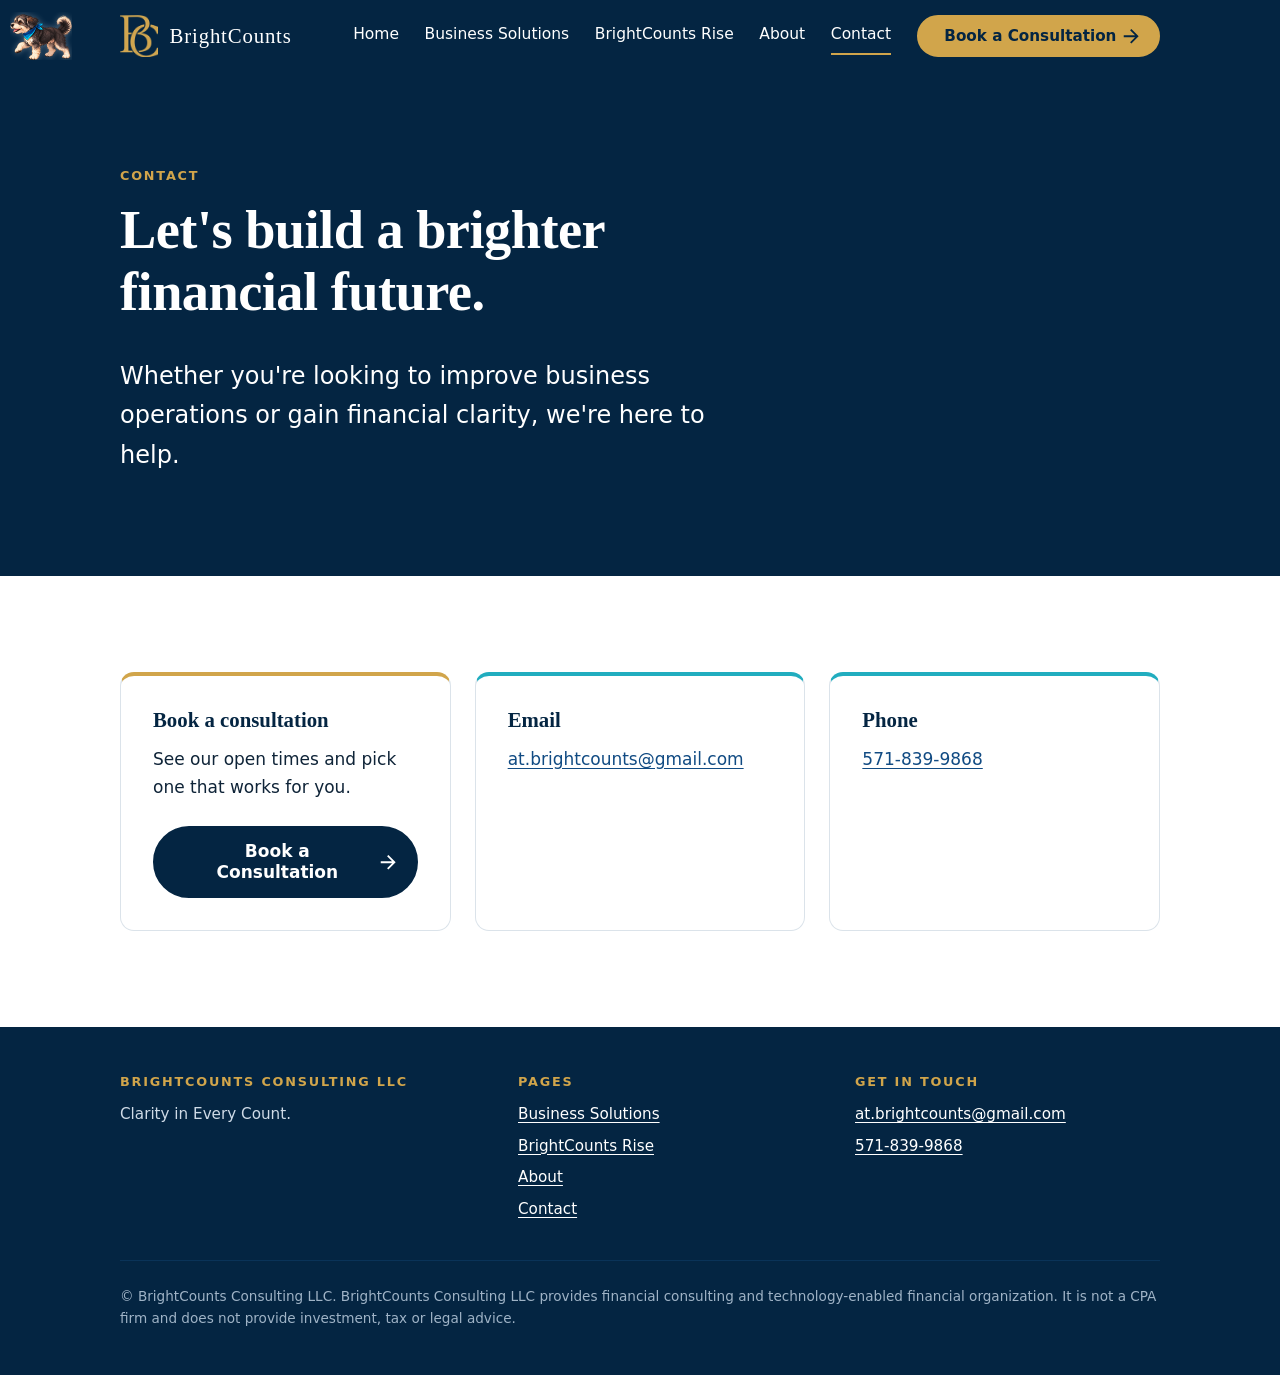
<file: contact.html>
<!doctype html>
<html lang="en">
<head>
  <meta charset="utf-8">
  <meta name="viewport" content="width=device-width, initial-scale=1">
  <title>Contact | BrightCounts Consulting</title>
  <meta name="description" content="Book a consultation with BrightCounts, or reach us by email or phone.">
  <meta name="theme-color" content="#042542">
  <link rel="icon" type="image/png" href="assets/favicon.png">
  <link rel="stylesheet" href="css/site.css">
  <script src="js/site.js"></script>
</head>
<body>
  <a class="skip-link" href="#main">Skip to content</a>

  <!-- shell:header:start -->
  <header class="site-header">
    <div class="wrap header-inner">
      <a class="brand" href="index.html" aria-label="BrightCounts home">
        <img src="assets/monogram.png" alt="" width="46" height="50">
        <span class="brand-name">BrightCounts</span>
      </a>
      <button class="nav-toggle" type="button" aria-expanded="false" aria-controls="site-nav">Menu</button>
      <nav class="nav" id="site-nav" aria-label="Main">
        <a href="index.html">Home</a>
        <a href="business-solutions.html">Business Solutions</a>
        <a href="rise.html">BrightCounts Rise</a>
        <a href="about.html">About</a>
        <a href="contact.html" aria-current="page">Contact</a>
        <a class="btn btn--gold" href="https://calendar.app.google/nBWheTMo1EHjsUH36" target="_blank" rel="noopener noreferrer"><svg viewBox="0 0 24 24" class="btn-arr btn-arr--in" aria-hidden="true"><path d="M16.1716 10.9999L10.8076 5.63589L12.2218 4.22168L20 11.9999L12.2218 19.778L10.8076 18.3638L16.1716 12.9999H4V10.9999H16.1716Z"></path></svg><span class="btn-text">Book a Consultation</span><span class="btn-circle" aria-hidden="true"></span><svg viewBox="0 0 24 24" class="btn-arr btn-arr--out" aria-hidden="true"><path d="M16.1716 10.9999L10.8076 5.63589L12.2218 4.22168L20 11.9999L12.2218 19.778L10.8076 18.3638L16.1716 12.9999H4V10.9999H16.1716Z"></path></svg></a>
      </nav>
    </div>
    <div class="luna-ribbon" aria-hidden="true"><div class="luna-fill"></div></div>
    <div class="luna" aria-hidden="true"><div class="luna-sprite"></div></div>
  </header>
  <!-- shell:header:end -->

  <main id="main">

    <section class="hero hero--page">
      <div class="wrap">
        <span class="eyebrow">Contact</span>
        <h1>Let's build a brighter financial future.</h1>
        <p class="sub">Whether you're looking to improve business operations or gain financial clarity, we're here to help.</p>
      </div>
    </section>

    <section class="section">
      <div class="wrap">
        <div class="grid-3">
          <div class="card card--accent reveal">
            <h2 class="h3">Book a consultation</h2>
            <p>See our open times and pick one that works for you.</p>
            <a class="btn btn--navy" href="https://calendar.app.google/nBWheTMo1EHjsUH36" target="_blank" rel="noopener noreferrer"><svg viewBox="0 0 24 24" class="btn-arr btn-arr--in" aria-hidden="true"><path d="M16.1716 10.9999L10.8076 5.63589L12.2218 4.22168L20 11.9999L12.2218 19.778L10.8076 18.3638L16.1716 12.9999H4V10.9999H16.1716Z"></path></svg><span class="btn-text">Book a Consultation</span><span class="btn-circle" aria-hidden="true"></span><svg viewBox="0 0 24 24" class="btn-arr btn-arr--out" aria-hidden="true"><path d="M16.1716 10.9999L10.8076 5.63589L12.2218 4.22168L20 11.9999L12.2218 19.778L10.8076 18.3638L16.1716 12.9999H4V10.9999H16.1716Z"></path></svg></a>
          </div>
          <div class="card card--rise reveal">
            <h2 class="h3">Email</h2>
            <p><a href="mailto:at.brightcounts@gmail.com">at.brightcounts@gmail.com</a></p>
          </div>
          <div class="card card--rise reveal">
            <h2 class="h3">Phone</h2>
            <p><a href="tel:+15718399868">571-839-9868</a></p>
          </div>
        </div>
      </div>
    </section>

  </main>

  <!-- shell:footer:start -->
  <footer class="site-footer">
    <div class="wrap">
      <div class="footer-grid">
        <div>
          <h2>BrightCounts Consulting LLC</h2>
          <p>Clarity in Every Count.</p>
        </div>
        <div>
          <h2>Pages</h2>
          <ul>
            <li><a href="business-solutions.html">Business Solutions</a></li>
            <li><a href="rise.html">BrightCounts Rise</a></li>
            <li><a href="about.html">About</a></li>
            <li><a href="contact.html">Contact</a></li>
          </ul>
        </div>
        <div>
          <h2>Get in touch</h2>
          <ul>
            <li><a href="mailto:at.brightcounts@gmail.com">at.brightcounts@gmail.com</a></li>
            <li><a href="tel:+15718399868">571-839-9868</a></li>
          </ul>
        </div>
      </div>
      <p class="legal">&copy; BrightCounts Consulting LLC. BrightCounts Consulting LLC provides financial consulting and technology-enabled financial organization. It is not a CPA firm and does not provide investment, tax or legal advice.</p>
    </div>
  </footer>
  <!-- shell:footer:end -->

  <script src="js/luna-math.js"></script>
  <script src="js/luna.js"></script>
</body>
</html>
</file>
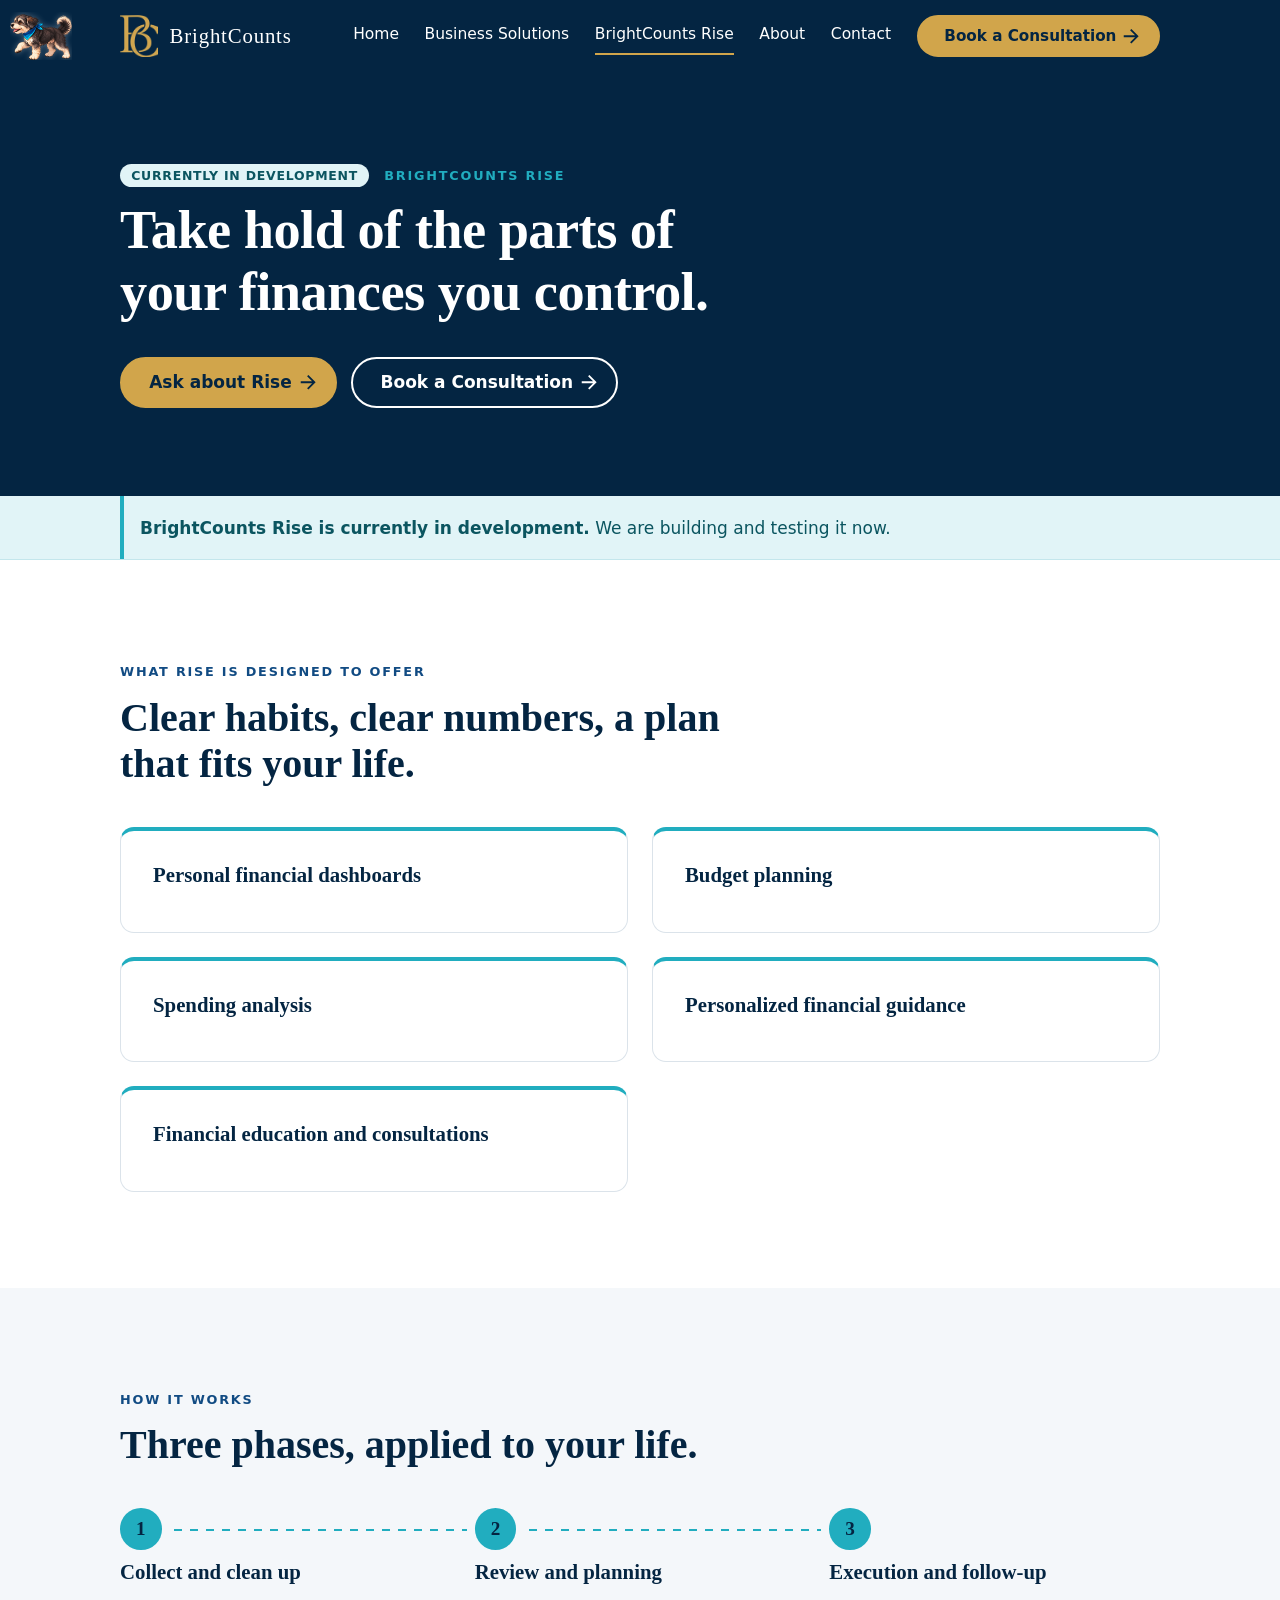
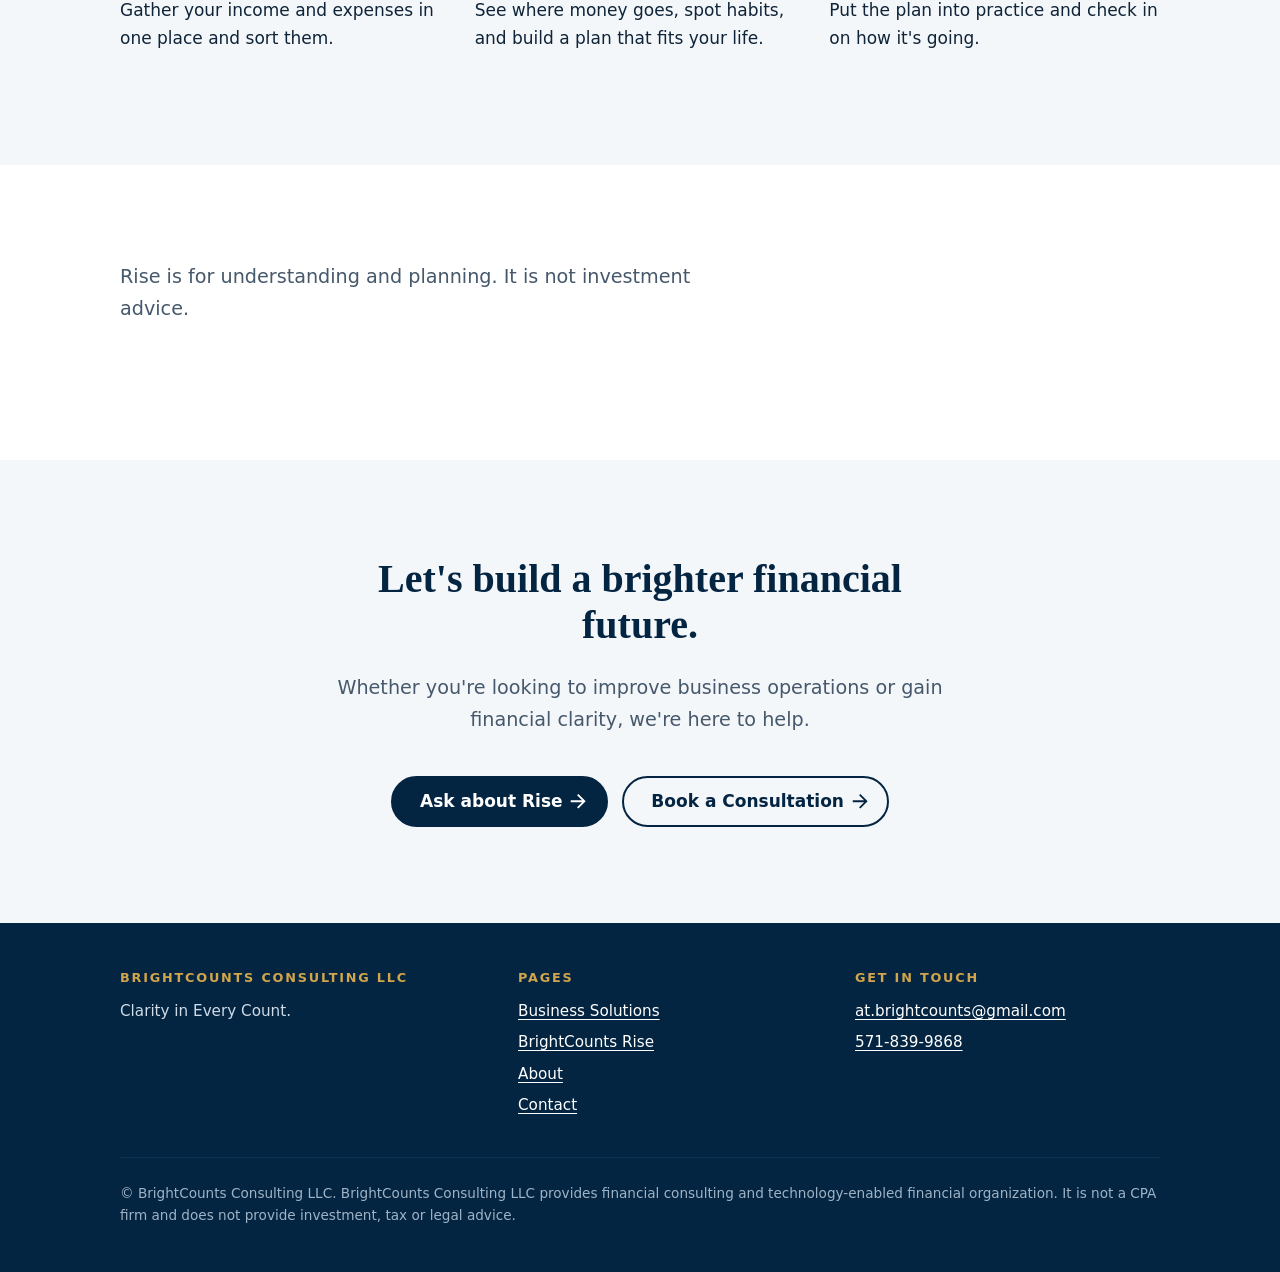
<file: rise.html>
<!doctype html>
<html lang="en">
<head>
  <meta charset="utf-8">
  <meta name="viewport" content="width=device-width, initial-scale=1">
  <title>BrightCounts Rise | BrightCounts Consulting</title>
  <meta name="description" content="BrightCounts Rise is personal financial guidance built around your habits and routines. Currently in development.">
  <meta name="theme-color" content="#042542">
  <link rel="icon" type="image/png" href="assets/favicon.png">
  <link rel="stylesheet" href="css/site.css">
  <script src="js/site.js"></script>
</head>
<body class="page-rise">
  <a class="skip-link" href="#main">Skip to content</a>

  <!-- shell:header:start -->
  <header class="site-header">
    <div class="wrap header-inner">
      <a class="brand" href="index.html" aria-label="BrightCounts home">
        <img src="assets/monogram.png" alt="" width="46" height="50">
        <span class="brand-name">BrightCounts</span>
      </a>
      <button class="nav-toggle" type="button" aria-expanded="false" aria-controls="site-nav">Menu</button>
      <nav class="nav" id="site-nav" aria-label="Main">
        <a href="index.html">Home</a>
        <a href="business-solutions.html">Business Solutions</a>
        <a href="rise.html" aria-current="page">BrightCounts Rise</a>
        <a href="about.html">About</a>
        <a href="contact.html">Contact</a>
        <a class="btn btn--gold" href="https://calendar.app.google/nBWheTMo1EHjsUH36" target="_blank" rel="noopener noreferrer"><svg viewBox="0 0 24 24" class="btn-arr btn-arr--in" aria-hidden="true"><path d="M16.1716 10.9999L10.8076 5.63589L12.2218 4.22168L20 11.9999L12.2218 19.778L10.8076 18.3638L16.1716 12.9999H4V10.9999H16.1716Z"></path></svg><span class="btn-text">Book a Consultation</span><span class="btn-circle" aria-hidden="true"></span><svg viewBox="0 0 24 24" class="btn-arr btn-arr--out" aria-hidden="true"><path d="M16.1716 10.9999L10.8076 5.63589L12.2218 4.22168L20 11.9999L12.2218 19.778L10.8076 18.3638L16.1716 12.9999H4V10.9999H16.1716Z"></path></svg></a>
      </nav>
    </div>
    <div class="luna-ribbon" aria-hidden="true"><div class="luna-fill"></div></div>
    <div class="luna" aria-hidden="true"><div class="luna-sprite"></div></div>
  </header>
  <!-- shell:header:end -->

  <main id="main">

    <section class="hero hero--page">
      <div class="wrap">
        <span class="tag tag--dev">Currently in development</span>
        <span class="eyebrow">BrightCounts Rise</span>
        <h1>Take hold of the parts of your finances you control.</h1>
        <div class="btn-row">
          <a class="btn btn--gold" href="mailto:at.brightcounts@gmail.com?subject=BrightCounts%20Rise%20inquiry"><svg viewBox="0 0 24 24" class="btn-arr btn-arr--in" aria-hidden="true"><path d="M16.1716 10.9999L10.8076 5.63589L12.2218 4.22168L20 11.9999L12.2218 19.778L10.8076 18.3638L16.1716 12.9999H4V10.9999H16.1716Z"></path></svg><span class="btn-text">Ask about Rise</span><span class="btn-circle" aria-hidden="true"></span><svg viewBox="0 0 24 24" class="btn-arr btn-arr--out" aria-hidden="true"><path d="M16.1716 10.9999L10.8076 5.63589L12.2218 4.22168L20 11.9999L12.2218 19.778L10.8076 18.3638L16.1716 12.9999H4V10.9999H16.1716Z"></path></svg></a>
          <a class="btn btn--outline" href="https://calendar.app.google/nBWheTMo1EHjsUH36" target="_blank" rel="noopener noreferrer"><svg viewBox="0 0 24 24" class="btn-arr btn-arr--in" aria-hidden="true"><path d="M16.1716 10.9999L10.8076 5.63589L12.2218 4.22168L20 11.9999L12.2218 19.778L10.8076 18.3638L16.1716 12.9999H4V10.9999H16.1716Z"></path></svg><span class="btn-text">Book a Consultation</span><span class="btn-circle" aria-hidden="true"></span><svg viewBox="0 0 24 24" class="btn-arr btn-arr--out" aria-hidden="true"><path d="M16.1716 10.9999L10.8076 5.63589L12.2218 4.22168L20 11.9999L12.2218 19.778L10.8076 18.3638L16.1716 12.9999H4V10.9999H16.1716Z"></path></svg></a>
        </div>
      </div>
    </section>

    <section class="notice-band">
      <div class="wrap">
        <p class="notice"><strong>BrightCounts Rise is currently in development.</strong> We are building and testing it now.</p>
      </div>
    </section>

    <section class="section">
      <div class="wrap">
        <div class="section-head reveal">
          <span class="eyebrow">What Rise is designed to offer</span>
          <h2>Clear habits, clear numbers, a plan that fits your life.</h2>
        </div>
        <div class="grid-2">
          <div class="card card--rise reveal">
            <h3>Personal financial dashboards</h3>
          </div>
          <div class="card card--rise reveal">
            <h3>Budget planning</h3>
          </div>
          <div class="card card--rise reveal">
            <h3>Spending analysis</h3>
          </div>
          <div class="card card--rise reveal">
            <h3>Personalized financial guidance</h3>
          </div>
          <div class="card card--rise reveal">
            <h3>Financial education and consultations</h3>
          </div>
        </div>
      </div>
    </section>

    <section class="section section--mist">
      <div class="wrap">
        <div class="section-head reveal">
          <span class="eyebrow">How it works</span>
          <h2>Three phases, applied to your life.</h2>
        </div>
        <div class="grid-3">
          <div class="phase reveal">
            <span class="phase-num" aria-hidden="true">1</span>
            <h3>Collect and clean up</h3>
            <p>Gather your income and expenses in one place and sort them.</p>
          </div>
          <div class="phase reveal">
            <span class="phase-num" aria-hidden="true">2</span>
            <h3>Review and planning</h3>
            <p>See where money goes, spot habits, and build a plan that fits your life.</p>
          </div>
          <div class="phase reveal">
            <span class="phase-num" aria-hidden="true">3</span>
            <h3>Execution and follow-up</h3>
            <p>Put the plan into practice and check in on how it's going.</p>
          </div>
        </div>
      </div>
    </section>

    <section class="section">
      <div class="wrap">
        <div class="section-head reveal">
          <p class="lede">Rise is for understanding and planning. It is not investment advice.</p>
        </div>
      </div>
    </section>

    <section class="section section--mist cta">
      <div class="wrap">
        <div class="section-head reveal">
          <h2>Let's build a brighter financial future.</h2>
          <p class="lede">Whether you're looking to improve business operations or gain financial clarity, we're here to help.</p>
        </div>
        <div class="btn-row reveal">
          <a class="btn btn--navy" href="mailto:at.brightcounts@gmail.com?subject=BrightCounts%20Rise%20inquiry"><svg viewBox="0 0 24 24" class="btn-arr btn-arr--in" aria-hidden="true"><path d="M16.1716 10.9999L10.8076 5.63589L12.2218 4.22168L20 11.9999L12.2218 19.778L10.8076 18.3638L16.1716 12.9999H4V10.9999H16.1716Z"></path></svg><span class="btn-text">Ask about Rise</span><span class="btn-circle" aria-hidden="true"></span><svg viewBox="0 0 24 24" class="btn-arr btn-arr--out" aria-hidden="true"><path d="M16.1716 10.9999L10.8076 5.63589L12.2218 4.22168L20 11.9999L12.2218 19.778L10.8076 18.3638L16.1716 12.9999H4V10.9999H16.1716Z"></path></svg></a>
          <a class="btn btn--ghost" href="https://calendar.app.google/nBWheTMo1EHjsUH36" target="_blank" rel="noopener noreferrer"><svg viewBox="0 0 24 24" class="btn-arr btn-arr--in" aria-hidden="true"><path d="M16.1716 10.9999L10.8076 5.63589L12.2218 4.22168L20 11.9999L12.2218 19.778L10.8076 18.3638L16.1716 12.9999H4V10.9999H16.1716Z"></path></svg><span class="btn-text">Book a Consultation</span><span class="btn-circle" aria-hidden="true"></span><svg viewBox="0 0 24 24" class="btn-arr btn-arr--out" aria-hidden="true"><path d="M16.1716 10.9999L10.8076 5.63589L12.2218 4.22168L20 11.9999L12.2218 19.778L10.8076 18.3638L16.1716 12.9999H4V10.9999H16.1716Z"></path></svg></a>
        </div>
      </div>
    </section>

  </main>

  <!-- shell:footer:start -->
  <footer class="site-footer">
    <div class="wrap">
      <div class="footer-grid">
        <div>
          <h2>BrightCounts Consulting LLC</h2>
          <p>Clarity in Every Count.</p>
        </div>
        <div>
          <h2>Pages</h2>
          <ul>
            <li><a href="business-solutions.html">Business Solutions</a></li>
            <li><a href="rise.html">BrightCounts Rise</a></li>
            <li><a href="about.html">About</a></li>
            <li><a href="contact.html">Contact</a></li>
          </ul>
        </div>
        <div>
          <h2>Get in touch</h2>
          <ul>
            <li><a href="mailto:at.brightcounts@gmail.com">at.brightcounts@gmail.com</a></li>
            <li><a href="tel:+15718399868">571-839-9868</a></li>
          </ul>
        </div>
      </div>
      <p class="legal">&copy; BrightCounts Consulting LLC. BrightCounts Consulting LLC provides financial consulting and technology-enabled financial organization. It is not a CPA firm and does not provide investment, tax or legal advice.</p>
    </div>
  </footer>
  <!-- shell:footer:end -->

  <script src="js/luna-math.js"></script>
  <script src="js/luna.js"></script>
</body>
</html>
</file>
<file: css/site.css>
/* Brand tokens live here once. Never hard-code these hex values in a page. */
:root {
  --navy: #042542;
  --navy-soft: #0a3358;
  --gold: #d1a54b;
  --blue: #114b83;
  --cyan: #21adbf;
  --white: #ffffff;
  --mist: #f4f7fa;
  --ink: #0f2438;
  --ink-soft: #46586b;
  --line: #dbe3ea;

  --serif: Georgia, "Iowan Old Style", "Palatino Linotype", Palatino, serif;
  --sans: system-ui, -apple-system, "Segoe UI", Roboto, "Helvetica Neue", Arial, sans-serif;

  --radius: 14px;
  --gutter: clamp(1.25rem, 5vw, 2.5rem);
  --max: 1120px;
}

*, *::before, *::after { box-sizing: border-box; }

html { scroll-behavior: smooth; }

body {
  margin: 0;
  font-family: var(--sans);
  font-size: 1.0625rem;
  line-height: 1.65;
  color: var(--ink);
  background: var(--white);
}

img { max-width: 100%; height: auto; display: block; }

h1, h2, h3 { font-family: var(--serif); line-height: 1.15; margin: 0 0 0.6em; font-weight: 700; color: var(--navy); }
h1 { font-size: clamp(2.5rem, 6vw, 4rem); letter-spacing: -0.01em; }
h2 { font-size: clamp(1.75rem, 3.6vw, 2.5rem); }
h3, .h3 { font-size: 1.3rem; }
p { margin: 0 0 1em; }

a { color: var(--blue); text-underline-offset: 3px; }
a:hover { color: var(--navy); }

:focus-visible { outline: 3px solid var(--blue); outline-offset: 3px; border-radius: 4px; }
.site-header :focus-visible, .section--navy :focus-visible, .hero :focus-visible, .site-footer :focus-visible { outline-color: var(--cyan); }

.skip-link {
  position: absolute; left: -999px; top: 0.5rem;
  background: var(--gold); color: var(--navy); padding: 0.6rem 1rem; z-index: 100; font-weight: 600;
}
.skip-link:focus { left: 0.5rem; }

.wrap { width: 100%; max-width: var(--max); margin: 0 auto; padding: 0 var(--gutter); }

.section { padding: clamp(3.5rem, 8vw, 6rem) 0; }
.section--mist { background: var(--mist); }
.section--navy { background: var(--navy); color: var(--white); }
.section--navy h2, .section--navy h3 { color: var(--white); }
.section-head { max-width: 40rem; margin-bottom: 2.5rem; }
.eyebrow {
  display: inline-block; font-size: 0.8rem; font-weight: 700; letter-spacing: 0.14em;
  text-transform: uppercase; color: var(--blue); margin-bottom: 0.8rem;
}
.section--navy .eyebrow, .hero .eyebrow { color: var(--gold); }
.lede { font-size: 1.2rem; color: var(--ink-soft); }

/* Buttons. Each variant sets four colors; the hover fill grows from the middle while the arrow slides across. */
.btn {
  --btn-bg: transparent; --btn-fg: var(--navy); --btn-ring: currentColor; --btn-fill: var(--navy); --btn-fg-hover: var(--white);
  position: relative; display: inline-flex; align-items: center; justify-content: center; overflow: hidden;
  padding: 0.85rem 2.2rem; border-radius: 100px; font-weight: 600; text-decoration: none; line-height: 1.2; text-align: center;
  background: var(--btn-bg); color: var(--btn-fg); border: 2px solid var(--btn-ring);
  transition: color 0.6s cubic-bezier(0.23, 1, 0.32, 1), border-radius 0.6s cubic-bezier(0.23, 1, 0.32, 1), scale 0.2s ease;
}
.btn-text { position: relative; z-index: 1; transform: translateX(-0.5rem); transition: transform 0.8s cubic-bezier(0.23, 1, 0.32, 1); }
.btn-arr {
  position: absolute; top: 50%; width: 1.4rem; height: 1.4rem; margin-top: -0.7rem; fill: currentColor; z-index: 2;
  transition: left 0.8s cubic-bezier(0.23, 1, 0.32, 1), right 0.8s cubic-bezier(0.23, 1, 0.32, 1);
}
.btn-arr--out { right: 1rem; }
.btn-arr--in { left: -25%; }
.btn-circle {
  position: absolute; top: 50%; left: 50%; width: 1.25rem; height: 1.25rem; border-radius: 50%; opacity: 0;
  background: var(--btn-fill); transform: translate(-50%, -50%);
  transition: width 0.8s cubic-bezier(0.23, 1, 0.32, 1), height 0.8s cubic-bezier(0.23, 1, 0.32, 1), opacity 0.8s cubic-bezier(0.23, 1, 0.32, 1);
}
.btn:hover, .btn:focus-visible { color: var(--btn-fg-hover); border-radius: 12px; }
.btn:hover .btn-text, .btn:focus-visible .btn-text { transform: translateX(0.5rem); }
.btn:hover .btn-arr--out, .btn:focus-visible .btn-arr--out { right: -25%; }
.btn:hover .btn-arr--in, .btn:focus-visible .btn-arr--in { left: 1rem; }
.btn:hover .btn-circle, .btn:focus-visible .btn-circle { width: 20rem; height: 20rem; opacity: 1; }
.btn:active { scale: 0.96; }
.btn--gold { --btn-bg: var(--gold); --btn-ring: var(--gold); --btn-fg: var(--navy); --btn-fill: var(--white); --btn-fg-hover: var(--navy); }
.btn--outline { --btn-ring: var(--white); --btn-fg: var(--white); --btn-fill: var(--white); --btn-fg-hover: var(--navy); }
.btn--navy { --btn-bg: var(--navy); --btn-ring: var(--navy); --btn-fg: var(--white); --btn-fill: var(--gold); --btn-fg-hover: var(--navy); }
.btn--ghost { --btn-ring: var(--navy); --btn-fg: var(--navy); --btn-fill: var(--navy); --btn-fg-hover: var(--white); }
.btn-row { display: flex; flex-wrap: wrap; gap: 0.9rem; }

/* Header */
.site-header { background: var(--navy); position: sticky; top: 0; z-index: 50; }
.header-inner { display: flex; align-items: center; justify-content: space-between; gap: 1rem; min-height: 4.5rem; }
.brand { display: flex; align-items: center; gap: 0.7rem; text-decoration: none; color: var(--white); }
.brand img { width: 2.4rem; height: auto; }
.brand-name { font-family: var(--serif); font-size: 1.3rem; letter-spacing: 0.04em; }
.nav { display: flex; align-items: center; gap: 1.6rem; }
.nav a:not(.btn) { color: var(--white); text-decoration: none; font-size: 0.97rem; padding: 0.3rem 0; border-bottom: 2px solid transparent; }
.nav a:not(.btn):hover, .nav a[aria-current="page"] { border-bottom-color: var(--gold); }
.nav .btn { padding: 0.6rem 2.1rem; font-size: 0.95rem; }
.nav-toggle {
  display: none; background: none; border: 2px solid var(--white); color: var(--white);
  border-radius: 8px; padding: 0.45rem 0.8rem; font: inherit; cursor: pointer;
}

@media (max-width: 880px) {
  .js .nav-toggle { display: block; }
  .nav { flex-wrap: wrap; justify-content: flex-end; gap: 0.5rem 1.1rem; padding: 0.5rem 0; }
  .js .nav {
    display: none; position: absolute; left: 0; right: 0; top: 100%;
    flex-direction: column; align-items: flex-start; gap: 0.9rem;
    background: var(--navy); padding: 1.25rem var(--gutter) 1.75rem;
    border-top: 1px solid var(--navy-soft);
  }
  .js .nav.open { display: flex; }
  .header-inner { flex-wrap: wrap; }
}

/* Hero */
.hero { background: var(--navy); color: var(--white); padding: clamp(3rem, 8vw, 6rem) 0; overflow: hidden; }
.hero-grid { display: grid; gap: 3rem; align-items: center; }
@media (min-width: 880px) { .hero-grid { grid-template-columns: 1.15fr 0.85fr; } }
.hero h1 { color: var(--white); }
.hero h1 em { font-style: normal; color: var(--gold); }
.hero .sub { font-size: clamp(1.2rem, 2.4vw, 1.5rem); color: var(--white); margin-bottom: 0.8rem; }
.hero p { color: #cfdbe7; max-width: 34rem; }
.hero .btn-row { margin-top: 1.8rem; }
.hero--page { padding: clamp(3.5rem, 8vw, 5.5rem) 0; }
.hero--page h1 { font-size: clamp(2.2rem, 5vw, 3.4rem); max-width: 22ch; }
.hero--page .sub { max-width: 40rem; }
.hero-art { position: relative; max-width: 26rem; margin: 0 auto; }
.hero-art img { border-radius: 24px; border: 3px solid var(--gold); box-shadow: 0 24px 60px rgba(0, 0, 0, 0.35); aspect-ratio: 1; object-fit: cover; }
.hero-art figcaption {
  position: absolute; left: -0.5rem; bottom: 1.5rem; background: var(--white); color: var(--navy);
  padding: 0.5rem 1rem; border-radius: 999px; font-size: 0.9rem; font-weight: 600; box-shadow: 0 8px 20px rgba(0, 0, 0, 0.2);
}
.hero-art figcaption span { color: var(--blue); }

/* Cards and grids */
.grid-2 { display: grid; gap: 1.5rem; }
.grid-3 { display: grid; gap: 1.5rem; }
@media (min-width: 760px) { .grid-2 { grid-template-columns: repeat(2, 1fr); } .grid-3 { grid-template-columns: repeat(3, 1fr); } }
.card {
  background: var(--white); border: 1px solid var(--line); border-radius: var(--radius);
  padding: 2rem; display: flex; flex-direction: column; transition: transform 0.25s ease, box-shadow 0.25s ease;
}
.card:hover { transform: translateY(-4px); box-shadow: 0 16px 36px rgba(4, 37, 66, 0.1); }
.card p:last-of-type { flex-grow: 1; }
.card .more { font-weight: 600; margin-top: 0.5rem; }
.card--accent { border-top: 4px solid var(--gold); }
.card--rise { border-top: 4px solid var(--cyan); }
.tag {
  align-self: flex-start; font-size: 0.78rem; font-weight: 700; letter-spacing: 0.06em; text-transform: uppercase;
  padding: 0.25rem 0.7rem; border-radius: 999px; margin-bottom: 1rem;
}
.tag--live { background: #fbf1da; color: #6b4d0f; }
.tag--dev { background: #e1f4f7; color: #0b5560; }

/* Phases */
.phase { position: relative; padding-top: 3.2rem; }
.phase-num {
  position: absolute; top: 0; left: 0; width: 2.6rem; height: 2.6rem; border-radius: 50%;
  background: var(--gold); color: var(--navy); font-family: var(--serif); font-weight: 700; font-size: 1.2rem;
  display: grid; place-items: center;
}
@media (min-width: 760px) {
  .phase:not(:last-child)::after {
    content: ""; position: absolute; top: 1.3rem; left: 3.4rem; right: -1rem; height: 2px;
    background: repeating-linear-gradient(90deg, var(--gold) 0 8px, transparent 8px 16px);
  }
}

/* Why */
.why-item { border-left: 3px solid var(--cyan); padding-left: 1.2rem; }
.why-item h3 { font-size: 1.2rem; margin-bottom: 0.3em; }
.why-item p { color: var(--ink-soft); margin: 0; }
.why-grid { display: grid; gap: 2rem; }
@media (min-width: 760px) { .why-grid { grid-template-columns: repeat(2, 1fr); } }

/* Impact */
.stat { border-top: 3px solid var(--gold); padding-top: 1.8rem; }
.stat-value {
  /* Georgia's figures sit below the baseline (the 4 and 6 drop), so the stat uses a serif with lining figures. */
  font-family: "Palatino Linotype", Palatino, "Book Antiqua", Cambria, var(--serif); line-height: 1.05; margin-bottom: 1rem;
  display: flex; flex-wrap: wrap; align-items: baseline; gap: 0.2em 0.5em;
  font-size: clamp(2.25rem, 7vw, 3.9rem);
}
.stat-from { color: #8aa0b6; }
.stat-arrow { color: var(--gold); }
.stat-to { color: var(--gold); font-weight: 700; }
.stat p { color: #cfdbe7; margin: 0; font-size: 1.25rem; }
.fine { font-size: 0.9rem; color: #b6c7d8; margin-top: 2rem; font-style: italic; }

/* CTA */
.cta { text-align: center; }
.cta .section-head { margin-left: auto; margin-right: auto; }
.cta .btn-row { justify-content: center; }

/* Footer */
.site-footer { background: var(--navy); color: #cfdbe7; padding: 3rem 0 2rem; font-size: 0.95rem; }
.footer-grid { display: grid; gap: 2rem; }
@media (min-width: 760px) { .footer-grid { grid-template-columns: 1.2fr 1fr 1fr; } }
.site-footer h2 { font-family: var(--sans); font-size: 0.8rem; letter-spacing: 0.14em; text-transform: uppercase; color: var(--gold); margin-bottom: 0.8rem; }
.site-footer a { color: var(--white); }
.site-footer ul { list-style: none; padding: 0; margin: 0; }
.site-footer li { margin-bottom: 0.4rem; }
.legal { border-top: 1px solid var(--navy-soft); margin-top: 2rem; padding-top: 1.5rem; font-size: 0.85rem; color: #9fb3c6; }

/* Stub pages */
.stub { padding: clamp(4rem, 10vw, 7rem) 0; min-height: 50vh; }

/* Reveal on scroll. Content stays visible when JS is off. */
.js .reveal { opacity: 0; transform: translateY(16px); transition: opacity 0.6s ease, transform 0.6s ease; }
.js .reveal.in { opacity: 1; transform: none; }

@media (prefers-reduced-motion: reduce) {
  html { scroll-behavior: auto; }
  .btn, .btn-text, .btn-arr, .btn-circle, .card { transition: none; }
  .btn:active { scale: none; }
  .card:hover { transform: none; }
  .js .reveal { opacity: 1; transform: none; transition: none; }
}

/* Luna runner. Hidden unless JS is on. luna.js sets luna-narrow when the header has no room at the sides. */
.luna {
  --lh: 48px; --lw: 62px;
  display: none; position: absolute; left: 0; bottom: 12px; z-index: 2;
  width: var(--lw); height: var(--lh); pointer-events: none;
}
.js .luna { display: block; }
/* Clip slides with her so the snap clear of the content edge looks like walking out from behind it. */
.luna.is-idle { transition: transform 0.3s ease, clip-path 0.3s ease; }
.luna-sprite {
  width: 100%; height: 100%; background-repeat: no-repeat;
  filter: drop-shadow(0 0 3px rgba(255, 255, 255, 0.3));
}
.luna-sprite.is-run {
  background-image: url("../assets/luna-run.png");
  background-size: calc(var(--lw) * 6) var(--lh);
  animation: luna-run 0.6s steps(6) infinite;
}
.luna-sprite.is-sit {
  background-image: url("../assets/luna-sit-1.png");
  background-size: contain; background-position: center bottom;
  animation: luna-wag 1.2s steps(1) infinite;
}
@keyframes luna-run { to { background-position-x: calc(var(--lw) * -6); } }
@keyframes luna-wag { 50% { background-image: url("../assets/luna-sit-2.png"); } }

.luna-ribbon { display: none; }
.luna-narrow .luna { --lh: 34px; --lw: 44px; bottom: 5px; }
.luna-narrow .luna-ribbon {
  display: block; position: relative; height: 42px; border-top: 1px solid var(--navy-soft);
}
.luna-fill { position: absolute; left: 0; bottom: 0; height: 2px; width: 0; background: var(--gold); }

@media (prefers-reduced-motion: reduce) {
  .luna-sprite.is-run, .luna-sprite.is-sit { animation: none; }
  .luna.is-idle { transition: none; }
}

/* Rise page: cyan from Luna's bandana is the accent here, gold on Business Solutions. */
.notice-band { background: #e1f4f7; border-bottom: 1px solid #c3e6ec; }
.notice { margin: 0; padding: 1.1rem 0; color: #0b5560; border-left: 4px solid var(--cyan); padding-left: 1rem; }
.hero--page .tag { margin-right: 0.6rem; margin-bottom: 1rem; }
.page-rise .hero .eyebrow { color: var(--cyan); }
.page-rise .phase-num { background: var(--cyan); }
.page-rise .phase:not(:last-child)::after {
  background: repeating-linear-gradient(90deg, var(--cyan) 0 8px, transparent 8px 16px);
}
.hero--page .hero-art { max-width: 22rem; }

/* About: owner and Luna side by side. The owner art is only 297 px wide, so it is never scaled up. */
.people { align-items: start; gap: 3rem 1.5rem; }
.person { margin: 0; text-align: center; }
.person .eyebrow { display: block; }
.person img { margin: 0 auto 1.2rem; height: auto; }
.person--owner img { width: 320px; border-radius: 16px; border: 3px solid var(--gold); }
.person img[src*="luna-about"] { width: 260px; }
.person figcaption { max-width: 28rem; margin: 0 auto; color: var(--ink-soft); }
.person--owner figcaption { color: var(--ink); }
.card .btn { align-self: flex-start; margin-top: 0.5rem; }

/* Hover on a navy background must not fall back to the global navy link color, or the text disappears. */
.brand:hover, .site-footer a:hover { color: var(--gold); }

/* Home buttons: softer champagne fill instead of stark white, gold glow on the primary, wider tracking. Scoped to main so the shared header button stays identical on every page. */
.page-home main .btn { letter-spacing: 0.02em; }
.page-home main .btn--gold { --btn-fill: #f3e3b8; box-shadow: 0 10px 28px rgba(209, 165, 75, 0.28); }
.page-home main .btn--outline { --btn-ring: rgba(255, 255, 255, 0.55); --btn-fill: var(--gold); --btn-fg-hover: var(--navy); }
.page-home main .btn--outline:hover, .page-home main .btn--outline:focus-visible { border-color: var(--gold); }
.page-home main .btn--ghost { --btn-ring: rgba(4, 37, 66, 0.5); }
.page-home main .btn--ghost:hover, .page-home main .btn--ghost:focus-visible { border-color: var(--navy); }

.card-list { margin: 0.8rem 0 0; padding-left: 1.1rem; color: var(--ink-soft); }
.card-list li { margin-bottom: 0.6rem; }
.card-list strong { color: var(--ink); }
.card p:has(+ .card-list) { flex-grow: 0; }
.cards-note { margin: 1.8rem 0 0; color: var(--ink-soft); }
</file>
